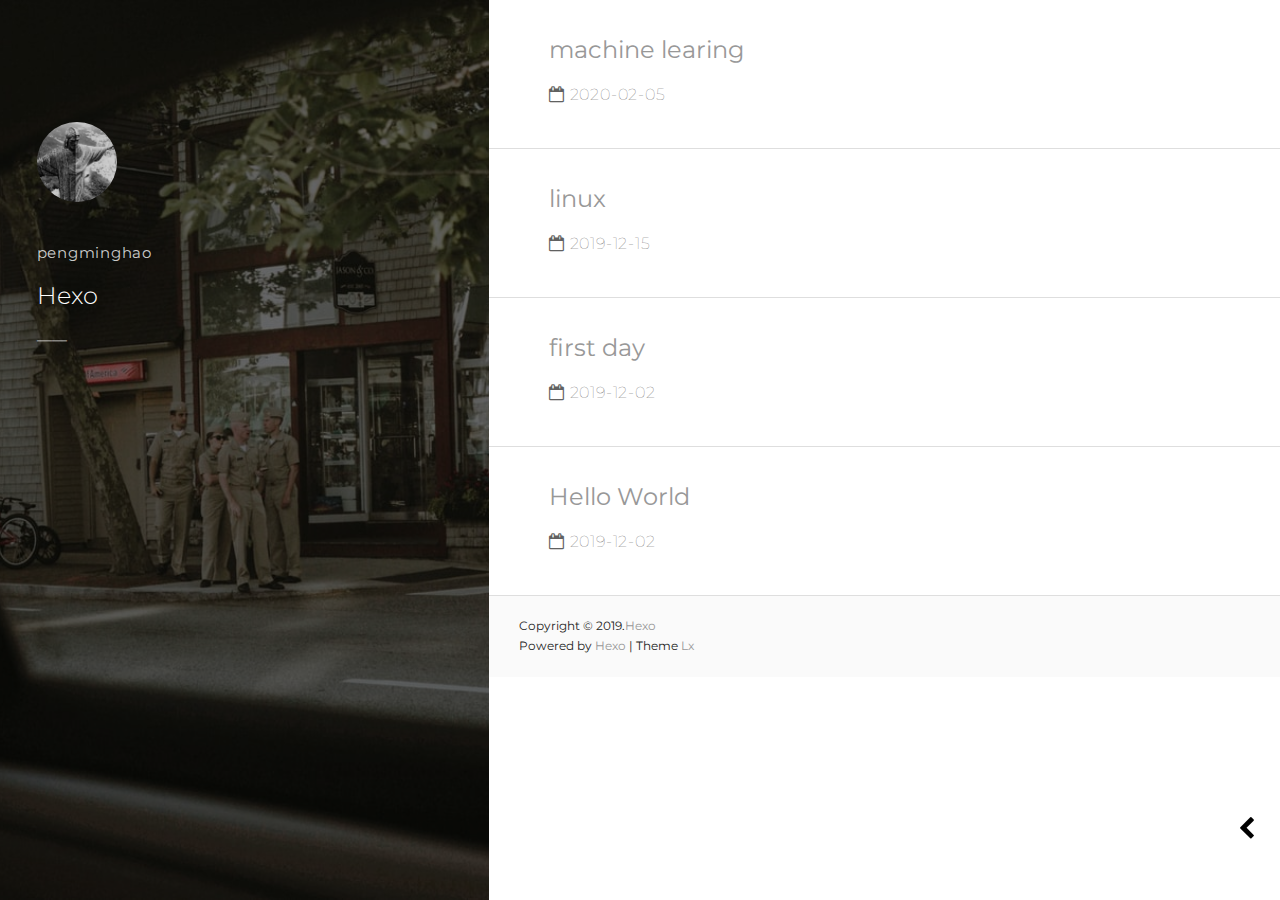
<file: index.html>
<!DOCTYPE html>
<html>
<head>
  <meta http-equiv="Content-Type" content="text/html; charset=UTF-8">
  <meta http-equiv="X-UA-Compatible" content="IE=edge">
  <title>Hexo</title>
  <meta name="viewport" content="width=device-width, initial-scale=1">
  <meta name="author" content="pengminghao">
  <meta name="keywords" content="">
  <meta name="description" content="">
  <script id="hexo-configurations">
  var CONFIG = {
    root: '/',
    theme: 'lx',
    version: '0.0.0',
    localsearch:{
      "enable": false,
      "trigger": "auto",
      "top_n_per_article": 1,
      "unescape": false,
      "preload": false
      },
    path: '-'
  };
</script>

  <link rel="shortcut icon" href="/favicon.ico">
  <link rel="stylesheet" href="/css/main.css">
  <script src="/js/jquery.min.js"></script>
  <script src="/js/jquery.jside.menu.js"></script>
	<script>
	$(document).ready(function(){
	$(".menu-container").jSideMenu({
	    jSidePosition: "position-right",
	    jSideSticky: true,
	    jSideSkin: "endless-river",
	     });
	}); 
	</script>
  
  <link rel="stylesheet" href="https://fonts.googleapis.com/css?family=Montserrat:300|Noto+Serif+SC&amp;display=swap">
  <link rel="stylesheet" href="//cdn.jsdelivr.net/npm/font-awesome@4/css/font-awesome.min.css">
</head>
<body>
<div id="page">
<div id="lx-aside" style="background-image: url(/images/cover.jpg)">
  <div class="overlay">
  <div class="featured">
    <div class="avatar"><a href="/"><img src="/images/person_1.jpg"></a></div>
    <span>pengminghao</span>
    <h2>Hexo</h2>
    <span>——</span>
    
  </div>
  </div>
</div>
<div id="lx-main-content">
  <div class="lx-post"> 

  <div class="lx-entry padding">
    <div>
      <h2><a href="/2020/02/05/machine-learing/">machine learing</a></h2>
      <span class="lx-post-detail"><i class="fa fa-calendar-o"></i> 2020-02-05</span>
      <p></p>
    </div>
  </div>
  <div class="lx-entry padding">
    <div>
      <h2><a href="/2019/12/15/linux/">linux</a></h2>
      <span class="lx-post-detail"><i class="fa fa-calendar-o"></i> 2019-12-15</span>
      <p></p>
    </div>
  </div>
  <div class="lx-entry padding">
    <div>
      <h2><a href="/2019/12/02/first-day/">first day</a></h2>
      <span class="lx-post-detail"><i class="fa fa-calendar-o"></i> 2019-12-02</span>
      <p></p>
    </div>
  </div>
  <div class="lx-entry padding">
    <div>
      <h2><a href="/2019/12/02/hello-world/">Hello World</a></h2>
      <span class="lx-post-detail"><i class="fa fa-calendar-o"></i> 2019-12-02</span>
      <p></p>
    </div>
  </div>
 


<footer>
  <div>
  Copyright &copy; 2019.<a href="/">Hexo</a><br>Powered by <a href="https://hexo.io" target="_blank">Hexo</a> | Theme <a href="https://lx.blleng.cn" target="_blank">Lx</a><br>
  </div>
</footer>
  </div>
</div>
</div>

<button class="menu-trigger"></button>
<div class="menu">
  <div class="menu-head">
    <span class="layer">
      <div class="col">
        <div class="row for-pic">
          <div class="profile-pic">
            <a href="/"><img src="/images/person_1.jpg" alt="pengminghao"/></a>
          </div>
        </div>
        <div class="row for-name">
          <p>pengminghao</p>
          <span class="tagline">Hello, World!</span>
        </div>
      </div>
    </span>
  </div>
  <nav class="menu-container">
  <ul class="menu-items">
    <li><a href="/"><i class="fa fa-home fa-fw"></i>首页</a></li>
    <li><a href="/archives/"><i class="fa fa-archive fa-fw"></i>归档</a></li>
    <li class="has-sub"><span class="dropdown-heading">
      <i class="fa fa-bookmark fa-fw"></i>页面</span>
        <ul>
          <li><a href="/guestbook">留言</a></li>
        <li><a href="/about">关于</a></li>
        </ul>
    </li>
    <li class="has-sub"><span class="dropdown-heading">
      <i class="fa fa-link fa-fw"></i>友链</span>
        <ul>
          <li> <a href="https://lx.blleng.cn" target="_blank">Theme-Lx</a></li>
        </ul>
    </li>
  </ul>
  </nav>
</div>

<div class="gototop js-top">
  <a href="#" class="js-gotop"><i class="fa fa-arrow-up"></i></a>
</div>
<script src="/js/jquery.easing.min.js"></script>
<script src="/js/jquery.waypoints.min.js"></script>
<script src="/js/jquery.stellar.min.js"></script>
<script src="/js/main.js"></script>


</body>
</html>
</file>
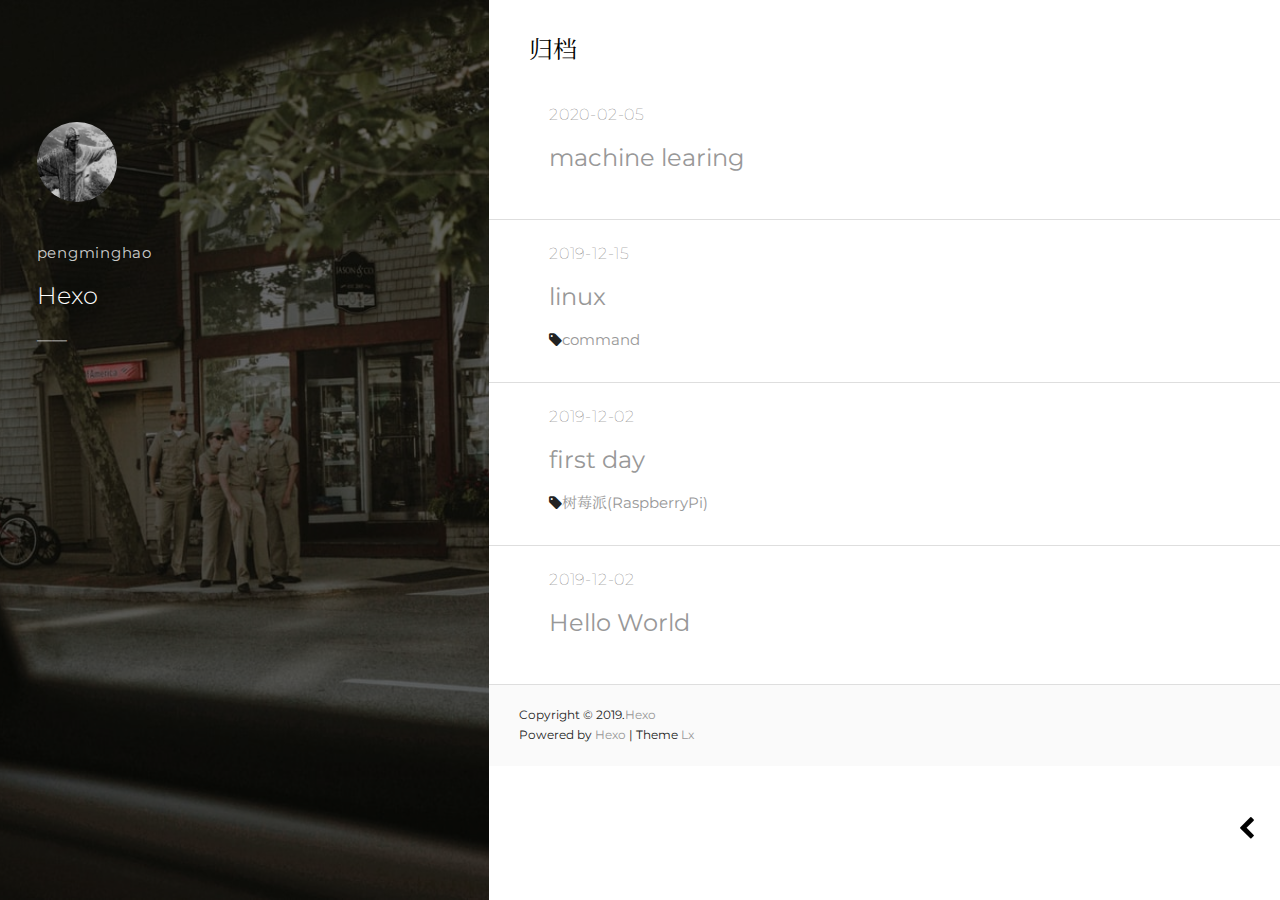
<file: archives/index.html>
<!DOCTYPE html>
<html>
<head>
  <meta http-equiv="Content-Type" content="text/html; charset=UTF-8">
  <meta http-equiv="X-UA-Compatible" content="IE=edge">
  <title>Archives | Hexo</title>
  <meta name="viewport" content="width=device-width, initial-scale=1">
  <meta name="author" content="pengminghao">
  <meta name="keywords" content="">
  <meta name="description" content="">
  <script id="hexo-configurations">
  var CONFIG = {
    root: '/',
    theme: 'lx',
    version: '0.0.0',
    localsearch:{
      "enable": false,
      "trigger": "auto",
      "top_n_per_article": 1,
      "unescape": false,
      "preload": false
      },
    path: '-'
  };
</script>

  <link rel="shortcut icon" href="/favicon.ico">
  <link rel="stylesheet" href="/css/main.css">
  <script src="/js/jquery.min.js"></script>
  <script src="/js/jquery.jside.menu.js"></script>
	<script>
	$(document).ready(function(){
	$(".menu-container").jSideMenu({
	    jSidePosition: "position-right",
	    jSideSticky: true,
	    jSideSkin: "endless-river",
	     });
	}); 
	</script>
  
  <link rel="stylesheet" href="https://fonts.googleapis.com/css?family=Montserrat:300|Noto+Serif+SC&amp;display=swap">
  <link rel="stylesheet" href="//cdn.jsdelivr.net/npm/font-awesome@4/css/font-awesome.min.css">
</head>
<body>
<div id="page">
<div id="lx-aside" style="background-image: url(/images/cover.jpg)">
  <div class="overlay">
  <div class="featured">
    <div class="avatar"><a href="/"><img src="/images/person_1.jpg"></a></div>
    <span>pengminghao</span>
    <h2>Hexo</h2>
    <span>——</span>
    
  </div>
  </div>
</div>
<div id="lx-main-content">
  <div class="lx-post">
  <h2 class="archive">归档</h2>
    <div class="lx-entry padding"><div>
    <span class="lx-post-detail">2020-02-05</span>
    <h2><a href="/2020/02/05/machine-learing/">machine learing</a></h2>
    <p></p></div></div><div class="lx-entry padding"><div>
    <span class="lx-post-detail">2019-12-15</span>
    <h2><a href="/2019/12/15/linux/">linux</a></h2>
    <p><i class="fa fa-tag"></i><a class="tag-link" href="/tags/command/" rel="tag">command</a></p></div></div><div class="lx-entry padding"><div>
    <span class="lx-post-detail">2019-12-02</span>
    <h2><a href="/2019/12/02/first-day/">first day</a></h2>
    <p><i class="fa fa-tag"></i><a class="tag-link" href="/tags/%E6%A0%91%E8%8E%93%E6%B4%BE-RaspberryPi/" rel="tag">树莓派(RaspberryPi)</a></p></div></div><div class="lx-entry padding"><div>
    <span class="lx-post-detail">2019-12-02</span>
    <h2><a href="/2019/12/02/hello-world/">Hello World</a></h2>
    <p></p></div></div>

<footer>
  <div>
  Copyright &copy; 2019.<a href="/">Hexo</a><br>Powered by <a href="https://hexo.io" target="_blank">Hexo</a> | Theme <a href="https://lx.blleng.cn" target="_blank">Lx</a><br>
  </div>
</footer>
  </div>
</div>
</div>

<button class="menu-trigger"></button>
<div class="menu">
  <div class="menu-head">
    <span class="layer">
      <div class="col">
        <div class="row for-pic">
          <div class="profile-pic">
            <a href="/"><img src="/images/person_1.jpg" alt="pengminghao"/></a>
          </div>
        </div>
        <div class="row for-name">
          <p>pengminghao</p>
          <span class="tagline">Hello, World!</span>
        </div>
      </div>
    </span>
  </div>
  <nav class="menu-container">
  <ul class="menu-items">
    <li><a href="/"><i class="fa fa-home fa-fw"></i>首页</a></li>
    <li><a href="/archives/"><i class="fa fa-archive fa-fw"></i>归档</a></li>
    <li class="has-sub"><span class="dropdown-heading">
      <i class="fa fa-bookmark fa-fw"></i>页面</span>
        <ul>
          <li><a href="/guestbook">留言</a></li>
        <li><a href="/about">关于</a></li>
        </ul>
    </li>
    <li class="has-sub"><span class="dropdown-heading">
      <i class="fa fa-link fa-fw"></i>友链</span>
        <ul>
          <li> <a href="https://lx.blleng.cn" target="_blank">Theme-Lx</a></li>
        </ul>
    </li>
  </ul>
  </nav>
</div>

<div class="gototop js-top">
  <a href="#" class="js-gotop"><i class="fa fa-arrow-up"></i></a>
</div>
<script src="/js/jquery.easing.min.js"></script>
<script src="/js/jquery.waypoints.min.js"></script>
<script src="/js/jquery.stellar.min.js"></script>
<script src="/js/main.js"></script>


</body>
</html>
</file>
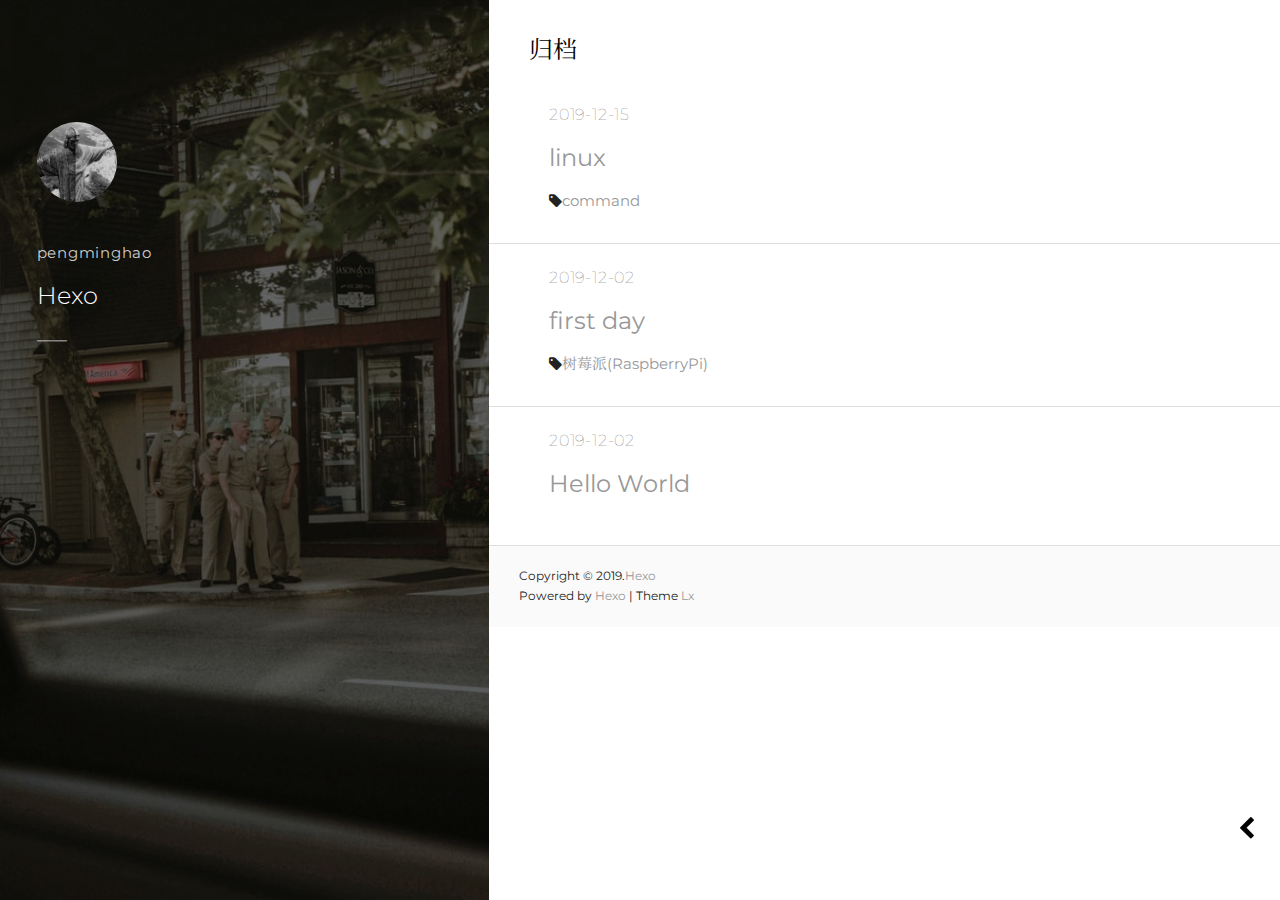
<file: archives/2019/index.html>
<!DOCTYPE html>
<html>
<head>
  <meta http-equiv="Content-Type" content="text/html; charset=UTF-8">
  <meta http-equiv="X-UA-Compatible" content="IE=edge">
  <title>Archives | Hexo</title>
  <meta name="viewport" content="width=device-width, initial-scale=1">
  <meta name="author" content="pengminghao">
  <meta name="keywords" content="">
  <meta name="description" content="">
  <script id="hexo-configurations">
  var CONFIG = {
    root: '/',
    theme: 'lx',
    version: '0.0.0',
    localsearch:{
      "enable": false,
      "trigger": "auto",
      "top_n_per_article": 1,
      "unescape": false,
      "preload": false
      },
    path: '-'
  };
</script>

  <link rel="shortcut icon" href="/favicon.ico">
  <link rel="stylesheet" href="/css/main.css">
  <script src="/js/jquery.min.js"></script>
  <script src="/js/jquery.jside.menu.js"></script>
	<script>
	$(document).ready(function(){
	$(".menu-container").jSideMenu({
	    jSidePosition: "position-right",
	    jSideSticky: true,
	    jSideSkin: "endless-river",
	     });
	}); 
	</script>
  
  <link rel="stylesheet" href="https://fonts.googleapis.com/css?family=Montserrat:300|Noto+Serif+SC&amp;display=swap">
  <link rel="stylesheet" href="//cdn.jsdelivr.net/npm/font-awesome@4/css/font-awesome.min.css">
</head>
<body>
<div id="page">
<div id="lx-aside" style="background-image: url(/images/cover.jpg)">
  <div class="overlay">
  <div class="featured">
    <div class="avatar"><a href="/"><img src="/images/person_1.jpg"></a></div>
    <span>pengminghao</span>
    <h2>Hexo</h2>
    <span>——</span>
    
  </div>
  </div>
</div>
<div id="lx-main-content">
  <div class="lx-post">
  <h2 class="archive">归档</h2>
    <div class="lx-entry padding"><div>
    <span class="lx-post-detail">2019-12-15</span>
    <h2><a href="/2019/12/15/linux/">linux</a></h2>
    <p><i class="fa fa-tag"></i><a class="tag-link" href="/tags/command/" rel="tag">command</a></p></div></div><div class="lx-entry padding"><div>
    <span class="lx-post-detail">2019-12-02</span>
    <h2><a href="/2019/12/02/first-day/">first day</a></h2>
    <p><i class="fa fa-tag"></i><a class="tag-link" href="/tags/%E6%A0%91%E8%8E%93%E6%B4%BE-RaspberryPi/" rel="tag">树莓派(RaspberryPi)</a></p></div></div><div class="lx-entry padding"><div>
    <span class="lx-post-detail">2019-12-02</span>
    <h2><a href="/2019/12/02/hello-world/">Hello World</a></h2>
    <p></p></div></div>

<footer>
  <div>
  Copyright &copy; 2019.<a href="/">Hexo</a><br>Powered by <a href="https://hexo.io" target="_blank">Hexo</a> | Theme <a href="https://lx.blleng.cn" target="_blank">Lx</a><br>
  </div>
</footer>
  </div>
</div>
</div>

<button class="menu-trigger"></button>
<div class="menu">
  <div class="menu-head">
    <span class="layer">
      <div class="col">
        <div class="row for-pic">
          <div class="profile-pic">
            <a href="/"><img src="/images/person_1.jpg" alt="pengminghao"/></a>
          </div>
        </div>
        <div class="row for-name">
          <p>pengminghao</p>
          <span class="tagline">Hello, World!</span>
        </div>
      </div>
    </span>
  </div>
  <nav class="menu-container">
  <ul class="menu-items">
    <li><a href="/"><i class="fa fa-home fa-fw"></i>首页</a></li>
    <li><a href="/archives/"><i class="fa fa-archive fa-fw"></i>归档</a></li>
    <li class="has-sub"><span class="dropdown-heading">
      <i class="fa fa-bookmark fa-fw"></i>页面</span>
        <ul>
          <li><a href="/guestbook">留言</a></li>
        <li><a href="/about">关于</a></li>
        </ul>
    </li>
    <li class="has-sub"><span class="dropdown-heading">
      <i class="fa fa-link fa-fw"></i>友链</span>
        <ul>
          <li> <a href="https://lx.blleng.cn" target="_blank">Theme-Lx</a></li>
        </ul>
    </li>
  </ul>
  </nav>
</div>

<div class="gototop js-top">
  <a href="#" class="js-gotop"><i class="fa fa-arrow-up"></i></a>
</div>
<script src="/js/jquery.easing.min.js"></script>
<script src="/js/jquery.waypoints.min.js"></script>
<script src="/js/jquery.stellar.min.js"></script>
<script src="/js/main.js"></script>


</body>
</html>
</file>
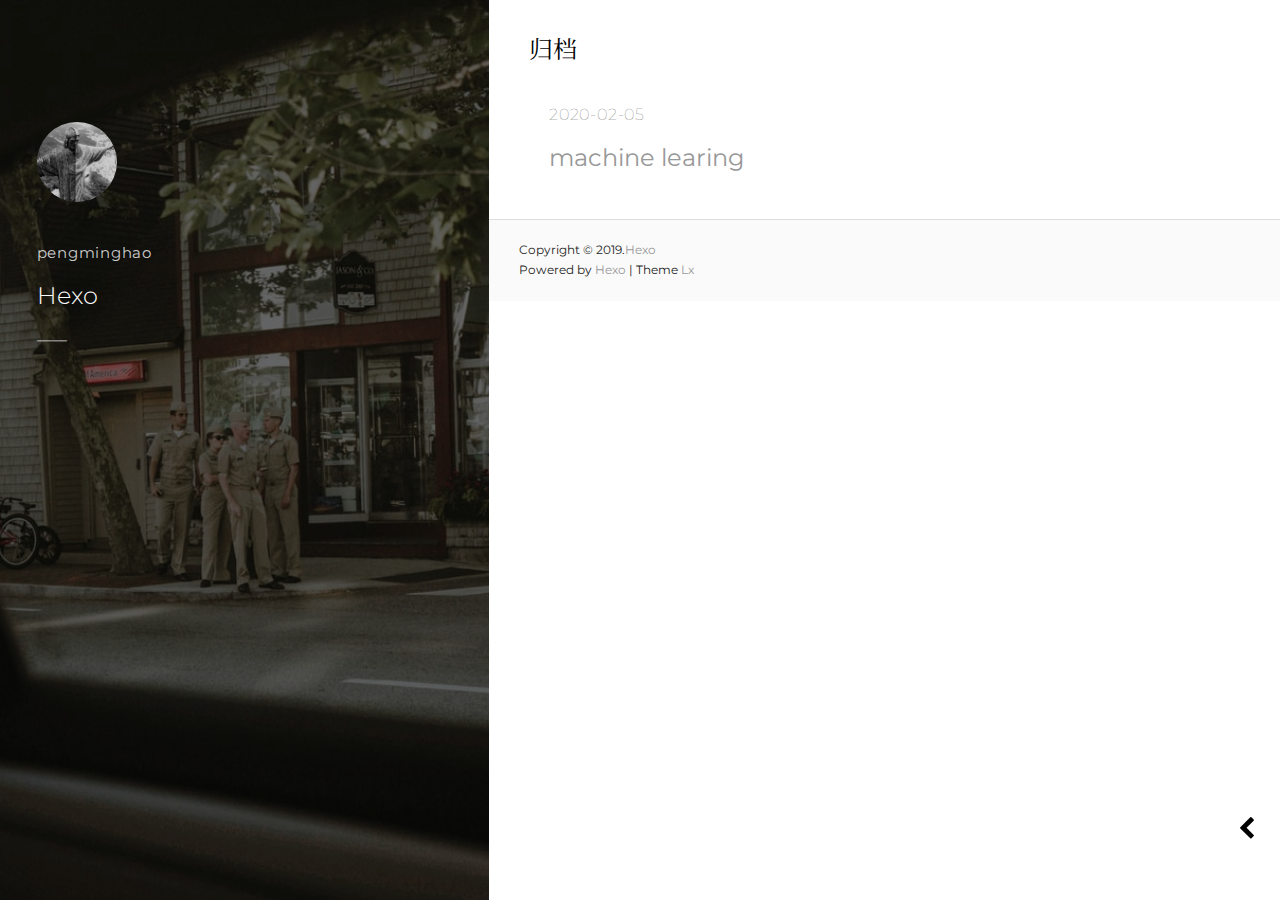
<file: archives/2020/index.html>
<!DOCTYPE html>
<html>
<head>
  <meta http-equiv="Content-Type" content="text/html; charset=UTF-8">
  <meta http-equiv="X-UA-Compatible" content="IE=edge">
  <title>Archives | Hexo</title>
  <meta name="viewport" content="width=device-width, initial-scale=1">
  <meta name="author" content="pengminghao">
  <meta name="keywords" content="">
  <meta name="description" content="">
  <script id="hexo-configurations">
  var CONFIG = {
    root: '/',
    theme: 'lx',
    version: '0.0.0',
    localsearch:{
      "enable": false,
      "trigger": "auto",
      "top_n_per_article": 1,
      "unescape": false,
      "preload": false
      },
    path: '-'
  };
</script>

  <link rel="shortcut icon" href="/favicon.ico">
  <link rel="stylesheet" href="/css/main.css">
  <script src="/js/jquery.min.js"></script>
  <script src="/js/jquery.jside.menu.js"></script>
	<script>
	$(document).ready(function(){
	$(".menu-container").jSideMenu({
	    jSidePosition: "position-right",
	    jSideSticky: true,
	    jSideSkin: "endless-river",
	     });
	}); 
	</script>
  
  <link rel="stylesheet" href="https://fonts.googleapis.com/css?family=Montserrat:300|Noto+Serif+SC&amp;display=swap">
  <link rel="stylesheet" href="//cdn.jsdelivr.net/npm/font-awesome@4/css/font-awesome.min.css">
</head>
<body>
<div id="page">
<div id="lx-aside" style="background-image: url(/images/cover.jpg)">
  <div class="overlay">
  <div class="featured">
    <div class="avatar"><a href="/"><img src="/images/person_1.jpg"></a></div>
    <span>pengminghao</span>
    <h2>Hexo</h2>
    <span>——</span>
    
  </div>
  </div>
</div>
<div id="lx-main-content">
  <div class="lx-post">
  <h2 class="archive">归档</h2>
    <div class="lx-entry padding"><div>
    <span class="lx-post-detail">2020-02-05</span>
    <h2><a href="/2020/02/05/machine-learing/">machine learing</a></h2>
    <p></p></div></div>

<footer>
  <div>
  Copyright &copy; 2019.<a href="/">Hexo</a><br>Powered by <a href="https://hexo.io" target="_blank">Hexo</a> | Theme <a href="https://lx.blleng.cn" target="_blank">Lx</a><br>
  </div>
</footer>
  </div>
</div>
</div>

<button class="menu-trigger"></button>
<div class="menu">
  <div class="menu-head">
    <span class="layer">
      <div class="col">
        <div class="row for-pic">
          <div class="profile-pic">
            <a href="/"><img src="/images/person_1.jpg" alt="pengminghao"/></a>
          </div>
        </div>
        <div class="row for-name">
          <p>pengminghao</p>
          <span class="tagline">Hello, World!</span>
        </div>
      </div>
    </span>
  </div>
  <nav class="menu-container">
  <ul class="menu-items">
    <li><a href="/"><i class="fa fa-home fa-fw"></i>首页</a></li>
    <li><a href="/archives/"><i class="fa fa-archive fa-fw"></i>归档</a></li>
    <li class="has-sub"><span class="dropdown-heading">
      <i class="fa fa-bookmark fa-fw"></i>页面</span>
        <ul>
          <li><a href="/guestbook">留言</a></li>
        <li><a href="/about">关于</a></li>
        </ul>
    </li>
    <li class="has-sub"><span class="dropdown-heading">
      <i class="fa fa-link fa-fw"></i>友链</span>
        <ul>
          <li> <a href="https://lx.blleng.cn" target="_blank">Theme-Lx</a></li>
        </ul>
    </li>
  </ul>
  </nav>
</div>

<div class="gototop js-top">
  <a href="#" class="js-gotop"><i class="fa fa-arrow-up"></i></a>
</div>
<script src="/js/jquery.easing.min.js"></script>
<script src="/js/jquery.waypoints.min.js"></script>
<script src="/js/jquery.stellar.min.js"></script>
<script src="/js/main.js"></script>


</body>
</html>
</file>
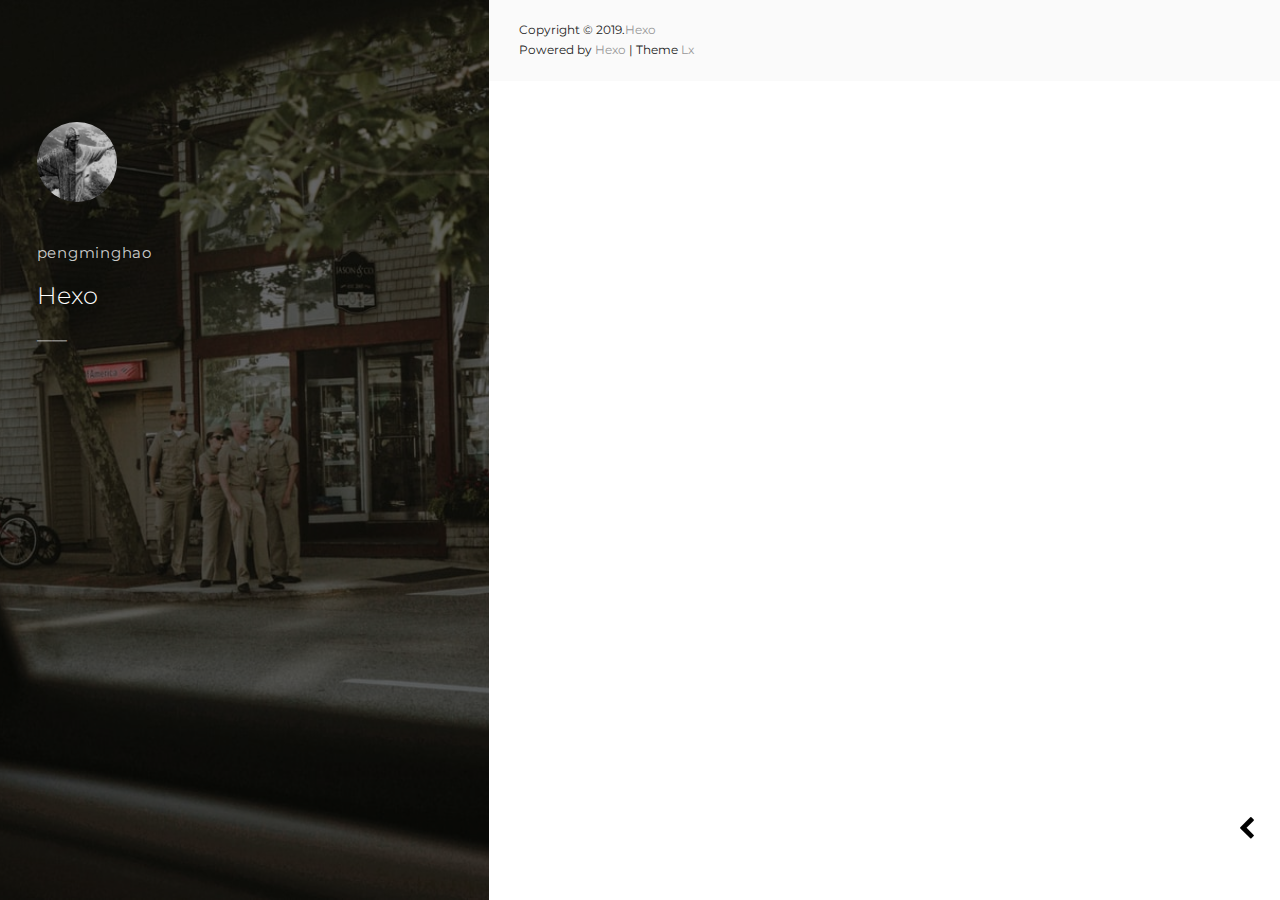
<file: tags/command/index.html>
<!DOCTYPE html>
<html>
<head>
  <meta http-equiv="Content-Type" content="text/html; charset=UTF-8">
  <meta http-equiv="X-UA-Compatible" content="IE=edge">
  <title>Tag-command | Hexo</title>
  <meta name="viewport" content="width=device-width, initial-scale=1">
  <meta name="author" content="pengminghao">
  <meta name="keywords" content="">
  <meta name="description" content="">
  <script id="hexo-configurations">
  var CONFIG = {
    root: '/',
    theme: 'lx',
    version: '0.0.0',
    localsearch:{
      "enable": false,
      "trigger": "auto",
      "top_n_per_article": 1,
      "unescape": false,
      "preload": false
      },
    path: '-'
  };
</script>

  <link rel="shortcut icon" href="/favicon.ico">
  <link rel="stylesheet" href="/css/main.css">
  <script src="/js/jquery.min.js"></script>
  <script src="/js/jquery.jside.menu.js"></script>
	<script>
	$(document).ready(function(){
	$(".menu-container").jSideMenu({
	    jSidePosition: "position-right",
	    jSideSticky: true,
	    jSideSkin: "endless-river",
	     });
	}); 
	</script>
  
  <link rel="stylesheet" href="https://fonts.googleapis.com/css?family=Montserrat:300|Noto+Serif+SC&amp;display=swap">
  <link rel="stylesheet" href="//cdn.jsdelivr.net/npm/font-awesome@4/css/font-awesome.min.css">
</head>
<body>

<div id="page">
<div id="lx-aside" style="background-image: url(/images/cover.jpg)">
  <div class="overlay">
  <div class="featured">
    <div class="avatar"><a href="/"><img src="/images/person_1.jpg"></a></div>
    <span>pengminghao</span>
    <h2>Hexo</h2>
    <span>——</span>
    
  </div>
  </div>
</div>
<div id="lx-main-content">
  <div class="lx-post">


<footer>
  <div>
  Copyright &copy; 2019.<a href="/">Hexo</a><br>Powered by <a href="https://hexo.io" target="_blank">Hexo</a> | Theme <a href="https://lx.blleng.cn" target="_blank">Lx</a><br>
  </div>
</footer>
  </div>
</div>
</div>

<button class="menu-trigger"></button>
<div class="menu">
  <div class="menu-head">
    <span class="layer">
      <div class="col">
        <div class="row for-pic">
          <div class="profile-pic">
            <a href="/"><img src="/images/person_1.jpg" alt="pengminghao"/></a>
          </div>
        </div>
        <div class="row for-name">
          <p>pengminghao</p>
          <span class="tagline">Hello, World!</span>
        </div>
      </div>
    </span>
  </div>
  <nav class="menu-container">
  <ul class="menu-items">
    <li><a href="/"><i class="fa fa-home fa-fw"></i>首页</a></li>
    <li><a href="/archives/"><i class="fa fa-archive fa-fw"></i>归档</a></li>
    <li class="has-sub"><span class="dropdown-heading">
      <i class="fa fa-bookmark fa-fw"></i>页面</span>
        <ul>
          <li><a href="/guestbook">留言</a></li>
        <li><a href="/about">关于</a></li>
        </ul>
    </li>
    <li class="has-sub"><span class="dropdown-heading">
      <i class="fa fa-link fa-fw"></i>友链</span>
        <ul>
          <li> <a href="https://lx.blleng.cn" target="_blank">Theme-Lx</a></li>
        </ul>
    </li>
  </ul>
  </nav>
</div>

<div class="gototop js-top">
  <a href="#" class="js-gotop"><i class="fa fa-arrow-up"></i></a>
</div>
<script src="/js/jquery.easing.min.js"></script>
<script src="/js/jquery.waypoints.min.js"></script>
<script src="/js/jquery.stellar.min.js"></script>
<script src="/js/main.js"></script>


</body>
</html>
</file>
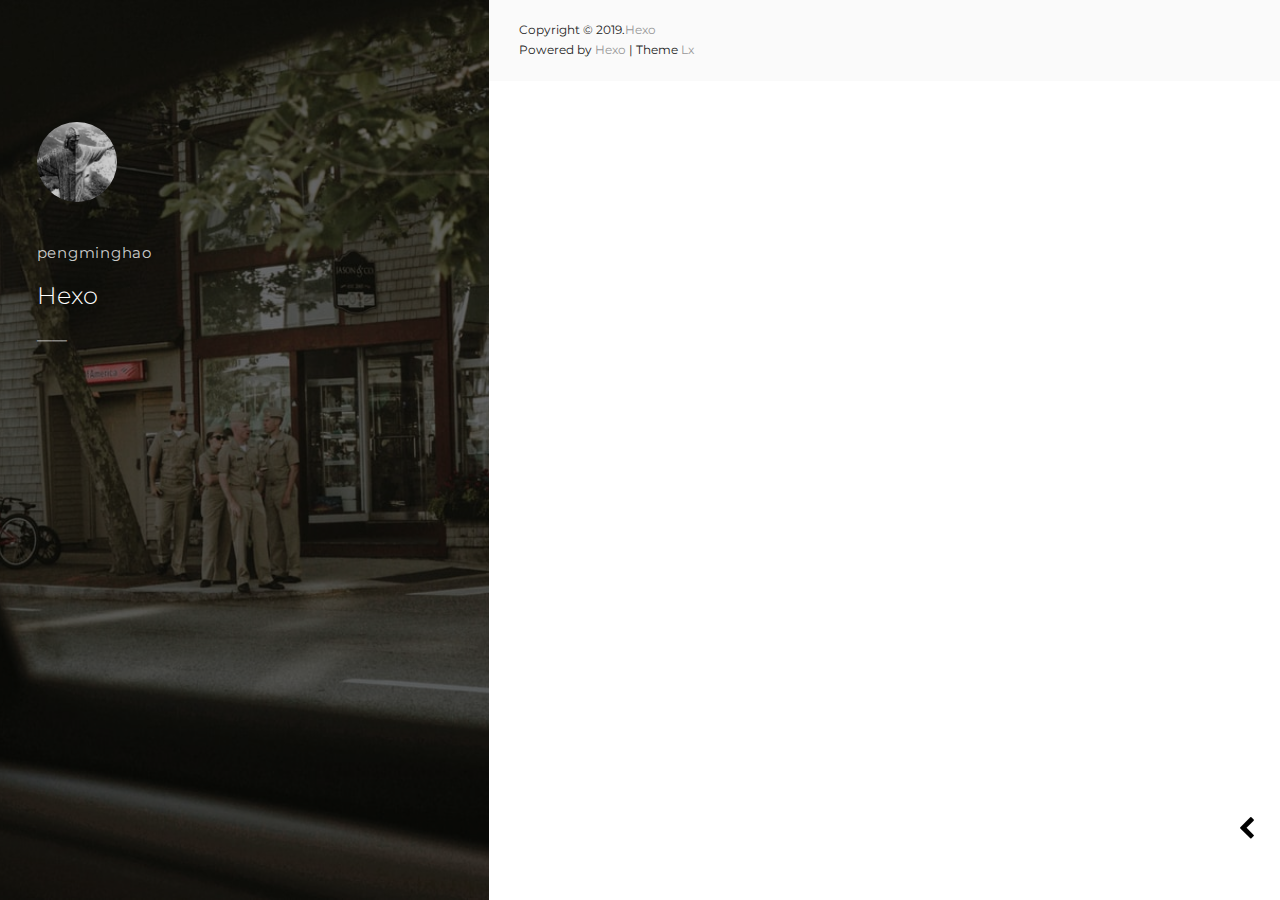
<file: tags/树莓派-RaspberryPi/index.html>
<!DOCTYPE html>
<html>
<head>
  <meta http-equiv="Content-Type" content="text/html; charset=UTF-8">
  <meta http-equiv="X-UA-Compatible" content="IE=edge">
  <title>Tag-树莓派(RaspberryPi) | Hexo</title>
  <meta name="viewport" content="width=device-width, initial-scale=1">
  <meta name="author" content="pengminghao">
  <meta name="keywords" content="">
  <meta name="description" content="">
  <script id="hexo-configurations">
  var CONFIG = {
    root: '/',
    theme: 'lx',
    version: '0.0.0',
    localsearch:{
      "enable": false,
      "trigger": "auto",
      "top_n_per_article": 1,
      "unescape": false,
      "preload": false
      },
    path: '-'
  };
</script>

  <link rel="shortcut icon" href="/favicon.ico">
  <link rel="stylesheet" href="/css/main.css">
  <script src="/js/jquery.min.js"></script>
  <script src="/js/jquery.jside.menu.js"></script>
	<script>
	$(document).ready(function(){
	$(".menu-container").jSideMenu({
	    jSidePosition: "position-right",
	    jSideSticky: true,
	    jSideSkin: "endless-river",
	     });
	}); 
	</script>
  
  <link rel="stylesheet" href="https://fonts.googleapis.com/css?family=Montserrat:300|Noto+Serif+SC&amp;display=swap">
  <link rel="stylesheet" href="//cdn.jsdelivr.net/npm/font-awesome@4/css/font-awesome.min.css">
</head>
<body>

<div id="page">
<div id="lx-aside" style="background-image: url(/images/cover.jpg)">
  <div class="overlay">
  <div class="featured">
    <div class="avatar"><a href="/"><img src="/images/person_1.jpg"></a></div>
    <span>pengminghao</span>
    <h2>Hexo</h2>
    <span>——</span>
    
  </div>
  </div>
</div>
<div id="lx-main-content">
  <div class="lx-post">


<footer>
  <div>
  Copyright &copy; 2019.<a href="/">Hexo</a><br>Powered by <a href="https://hexo.io" target="_blank">Hexo</a> | Theme <a href="https://lx.blleng.cn" target="_blank">Lx</a><br>
  </div>
</footer>
  </div>
</div>
</div>

<button class="menu-trigger"></button>
<div class="menu">
  <div class="menu-head">
    <span class="layer">
      <div class="col">
        <div class="row for-pic">
          <div class="profile-pic">
            <a href="/"><img src="/images/person_1.jpg" alt="pengminghao"/></a>
          </div>
        </div>
        <div class="row for-name">
          <p>pengminghao</p>
          <span class="tagline">Hello, World!</span>
        </div>
      </div>
    </span>
  </div>
  <nav class="menu-container">
  <ul class="menu-items">
    <li><a href="/"><i class="fa fa-home fa-fw"></i>首页</a></li>
    <li><a href="/archives/"><i class="fa fa-archive fa-fw"></i>归档</a></li>
    <li class="has-sub"><span class="dropdown-heading">
      <i class="fa fa-bookmark fa-fw"></i>页面</span>
        <ul>
          <li><a href="/guestbook">留言</a></li>
        <li><a href="/about">关于</a></li>
        </ul>
    </li>
    <li class="has-sub"><span class="dropdown-heading">
      <i class="fa fa-link fa-fw"></i>友链</span>
        <ul>
          <li> <a href="https://lx.blleng.cn" target="_blank">Theme-Lx</a></li>
        </ul>
    </li>
  </ul>
  </nav>
</div>

<div class="gototop js-top">
  <a href="#" class="js-gotop"><i class="fa fa-arrow-up"></i></a>
</div>
<script src="/js/jquery.easing.min.js"></script>
<script src="/js/jquery.waypoints.min.js"></script>
<script src="/js/jquery.stellar.min.js"></script>
<script src="/js/main.js"></script>


</body>
</html>
</file>
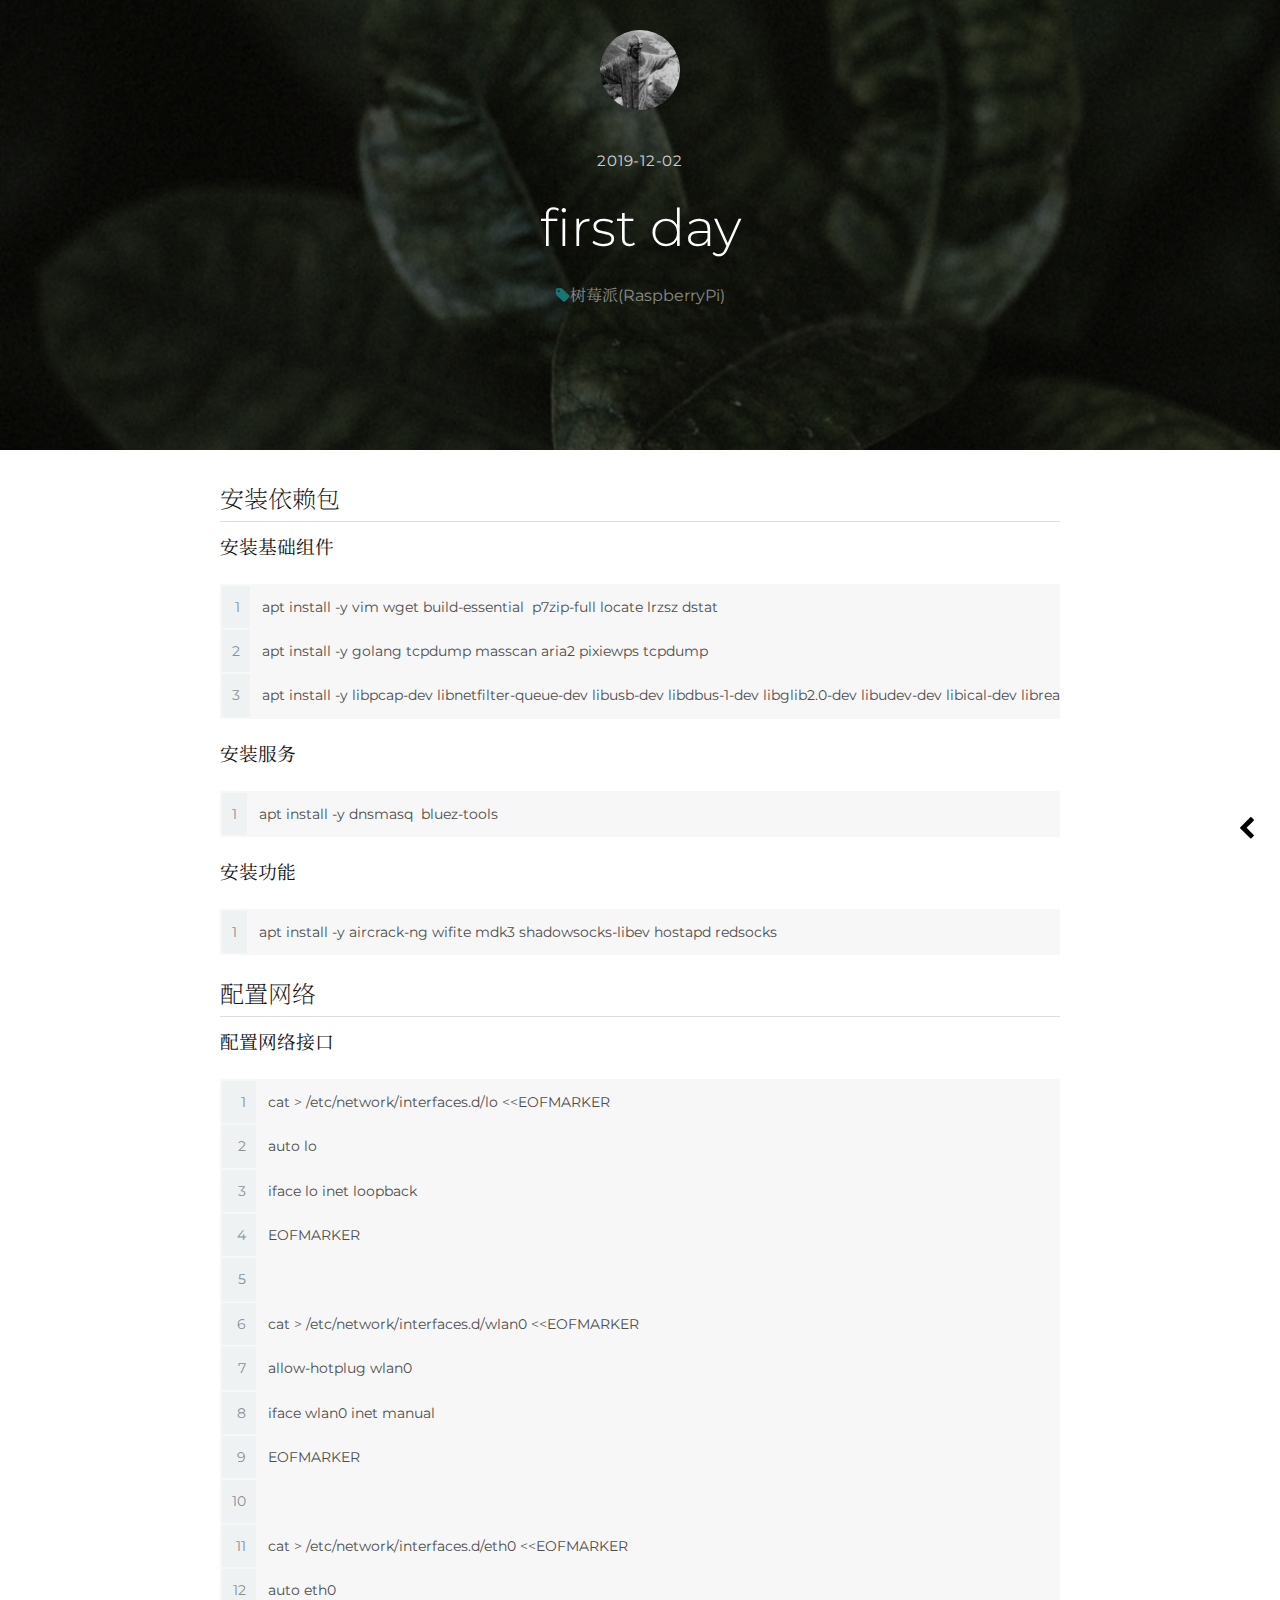
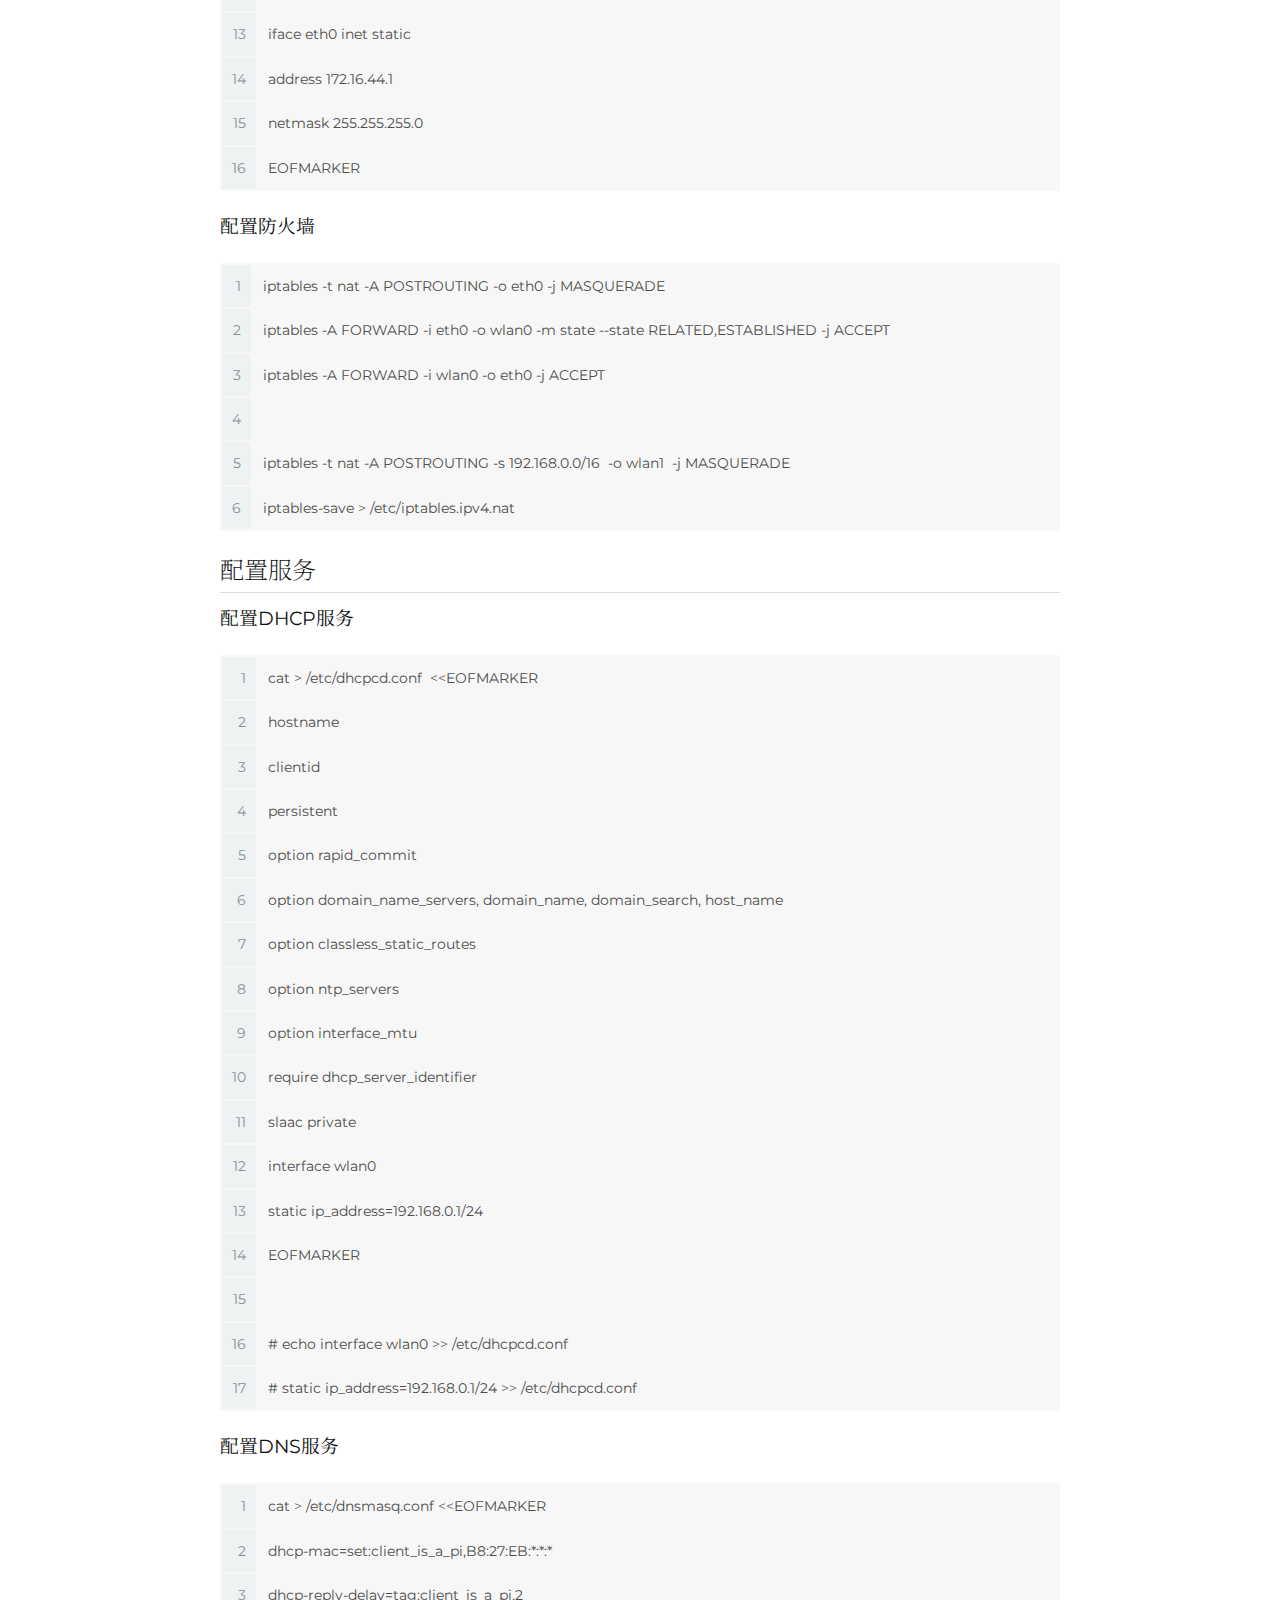
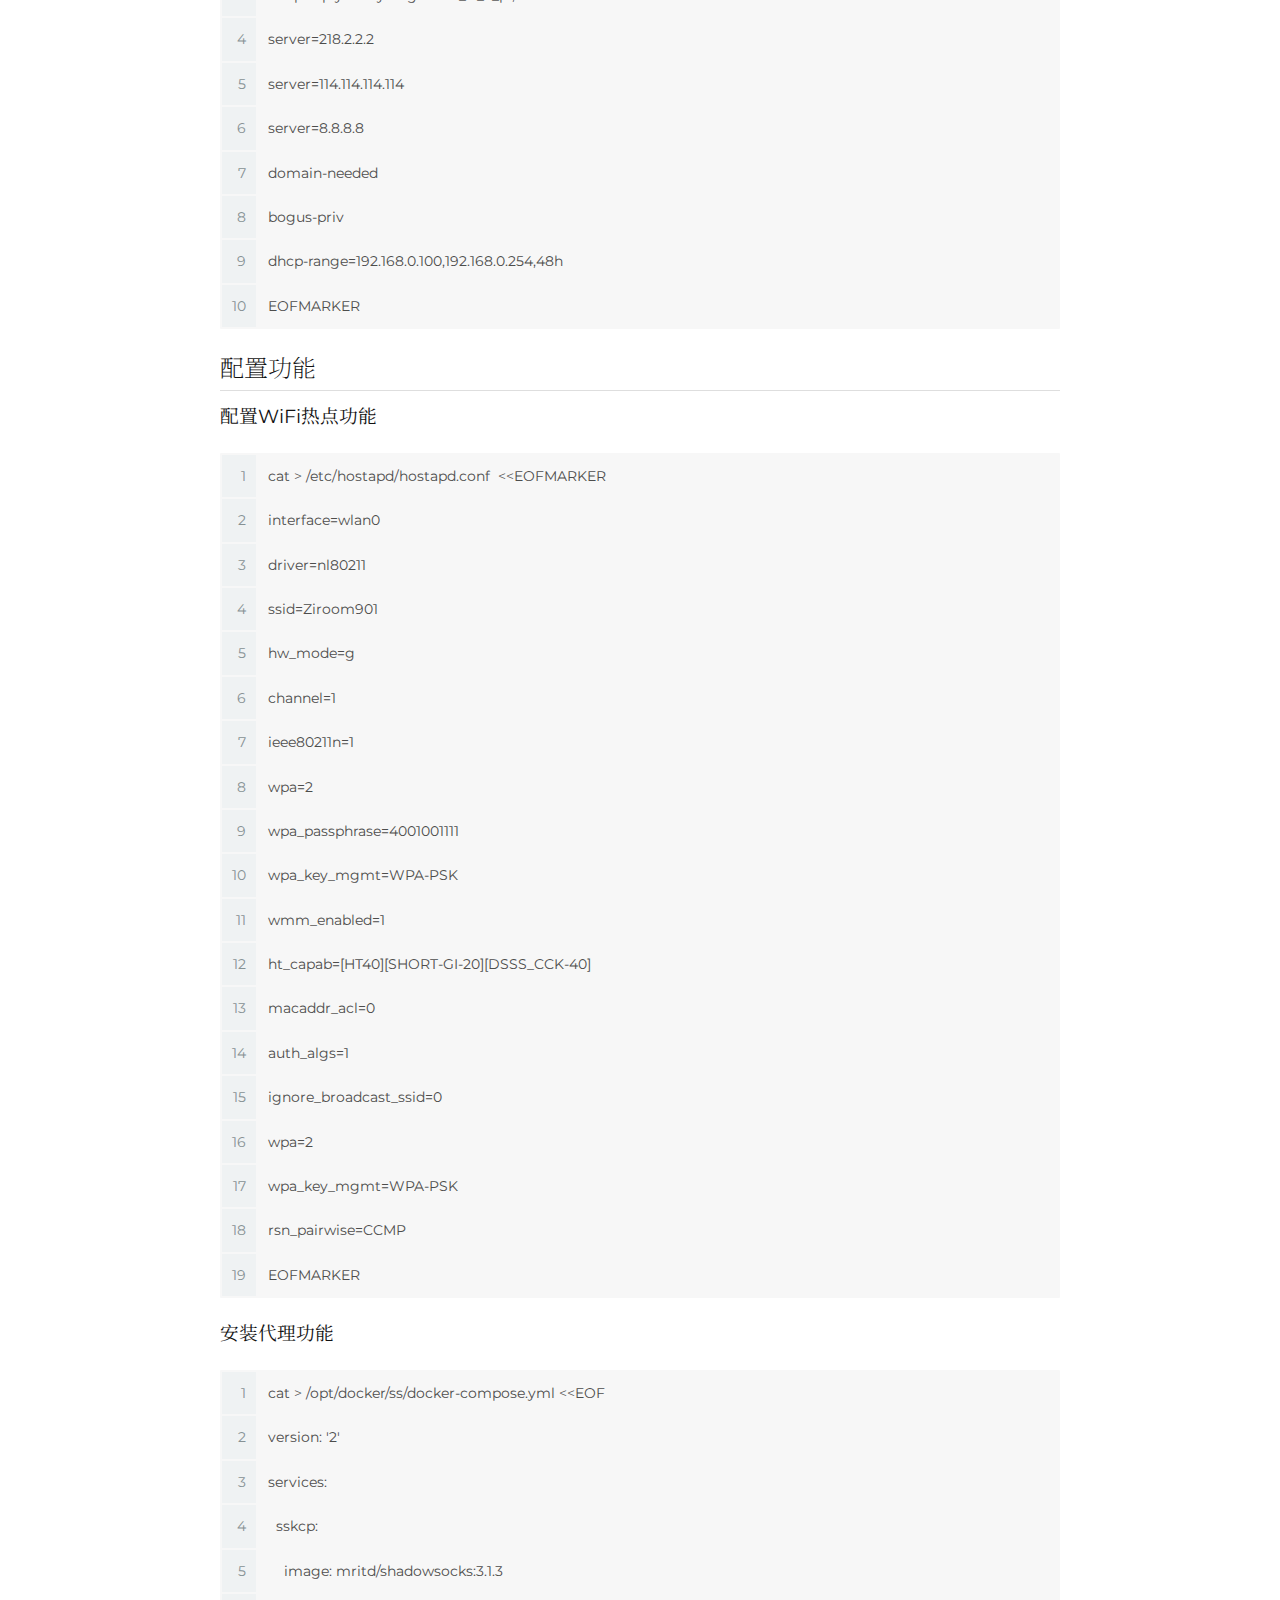
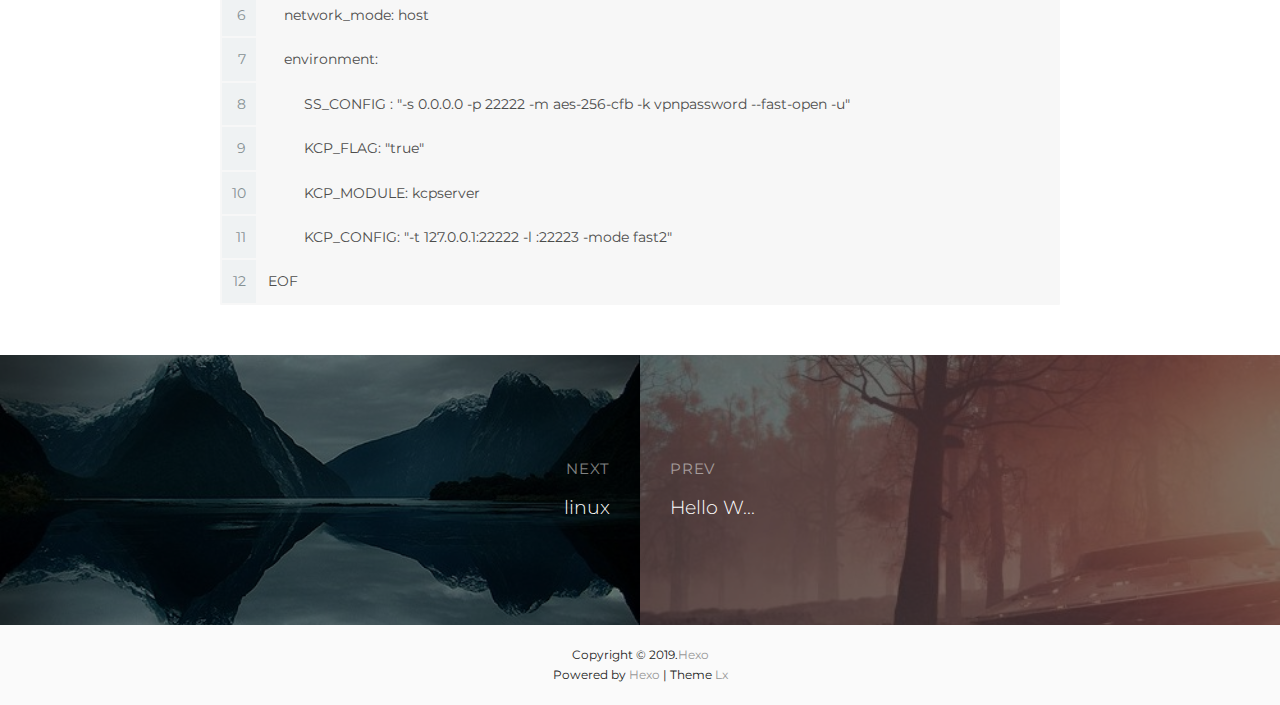
<file: 2019/12/02/first-day/index.html>
<!DOCTYPE html>
<html>
<head>
  <meta http-equiv="Content-Type" content="text/html; charset=UTF-8">
  <meta http-equiv="X-UA-Compatible" content="IE=edge">
  <title>first day | Hexo</title>
  <meta name="viewport" content="width=device-width, initial-scale=1">
  <meta name="author" content="pengminghao">
  <meta name="keywords" content="">
  <meta name="description" content="">
  <script id="hexo-configurations">
  var CONFIG = {
    root: '/',
    theme: 'lx',
    version: '0.0.0',
    localsearch:{
      "enable": false,
      "trigger": "auto",
      "top_n_per_article": 1,
      "unescape": false,
      "preload": false
      },
    path: '-'
  };
</script>

  <link rel="shortcut icon" href="/favicon.ico">
  <link rel="stylesheet" href="/css/main.css">
  <script src="/js/jquery.min.js"></script>
  <script src="/js/jquery.jside.menu.js"></script>
	<script>
	$(document).ready(function(){
	$(".menu-container").jSideMenu({
	    jSidePosition: "position-right",
	    jSideSticky: true,
	    jSideSkin: "endless-river",
	     });
	}); 
	</script>
  
  <link rel="stylesheet" href="https://fonts.googleapis.com/css?family=Montserrat:300|Noto+Serif+SC&amp;display=swap">
  <link rel="stylesheet" href="//cdn.jsdelivr.net/npm/font-awesome@4/css/font-awesome.min.css">
</head>
<body>
<div class="single">
<div id="page">
<div id="lx-aside" style="background-image: url(/images/page-cover.jpg)" data-stellar-background-ratio="0.5">
  <div class="overlay">
  <div class="page-title">
    <div class="avatar"><a href="/"><img src="/images/person_1.jpg"></a></div>
    <span>2019-12-02</span>
    <h2>first day</h2>
    <div class="tags"><i class="fa fa-tag"></i><a class="tag-link" href="/tags/%E6%A0%91%E8%8E%93%E6%B4%BE-RaspberryPi/" rel="tag">树莓派(RaspberryPi)</a></div>
    </div>
</div>
</div>

<div id="lx-main-content">
  <div class="lx-post">
    <div class="lx-entry padding">
      <div>
        <h2 id="安装依赖包"><a href="#安装依赖包" class="headerlink" title="安装依赖包"></a>安装依赖包</h2><h3 id="安装基础组件"><a href="#安装基础组件" class="headerlink" title="安装基础组件"></a>安装基础组件</h3><figure class="highlight plain"><table><tr><td class="gutter"><pre><span class="line">1</span></pre></td><td class="code"><pre><span class="line">apt install -y vim wget build-essential  p7zip-full locate lrzsz dstat</span></pre></td></tr><tr><td class="gutter"><pre><span class="line">2</span></pre></td><td class="code"><pre><span class="line">apt install -y golang tcpdump masscan aria2 pixiewps tcpdump</span></pre></td></tr><tr><td class="gutter"><pre><span class="line">3</span></pre></td><td class="code"><pre><span class="line">apt install -y libpcap-dev libnetfilter-queue-dev libusb-dev libdbus-1-dev libglib2.0-dev libudev-dev libical-dev libreadline-dev matchbox-keyboard libssl-dev libpcap-dev libcurl4-openssl-dev</span></pre></td></tr></table></figure>

<h3 id="安装服务"><a href="#安装服务" class="headerlink" title="安装服务"></a>安装服务</h3><figure class="highlight plain"><table><tr><td class="gutter"><pre><span class="line">1</span></pre></td><td class="code"><pre><span class="line">apt install -y dnsmasq  bluez-tools</span></pre></td></tr></table></figure>

<h3 id="安装功能"><a href="#安装功能" class="headerlink" title="安装功能"></a>安装功能</h3><figure class="highlight plain"><table><tr><td class="gutter"><pre><span class="line">1</span></pre></td><td class="code"><pre><span class="line">apt install -y aircrack-ng wifite mdk3 shadowsocks-libev hostapd redsocks</span></pre></td></tr></table></figure>

<h2 id="配置网络"><a href="#配置网络" class="headerlink" title="配置网络"></a>配置网络</h2><h3 id="配置网络接口"><a href="#配置网络接口" class="headerlink" title="配置网络接口"></a>配置网络接口</h3><figure class="highlight plain"><table><tr><td class="gutter"><pre><span class="line">1</span></pre></td><td class="code"><pre><span class="line">cat &gt; &#x2F;etc&#x2F;network&#x2F;interfaces.d&#x2F;lo &lt;&lt;EOFMARKER</span></pre></td></tr><tr><td class="gutter"><pre><span class="line">2</span></pre></td><td class="code"><pre><span class="line">auto lo</span></pre></td></tr><tr><td class="gutter"><pre><span class="line">3</span></pre></td><td class="code"><pre><span class="line">iface lo inet loopback</span></pre></td></tr><tr><td class="gutter"><pre><span class="line">4</span></pre></td><td class="code"><pre><span class="line">EOFMARKER</span></pre></td></tr><tr><td class="gutter"><pre><span class="line">5</span></pre></td><td class="code"><pre><span class="line"></span></pre></td></tr><tr><td class="gutter"><pre><span class="line">6</span></pre></td><td class="code"><pre><span class="line">cat &gt; &#x2F;etc&#x2F;network&#x2F;interfaces.d&#x2F;wlan0 &lt;&lt;EOFMARKER</span></pre></td></tr><tr><td class="gutter"><pre><span class="line">7</span></pre></td><td class="code"><pre><span class="line">allow-hotplug wlan0</span></pre></td></tr><tr><td class="gutter"><pre><span class="line">8</span></pre></td><td class="code"><pre><span class="line">iface wlan0 inet manual</span></pre></td></tr><tr><td class="gutter"><pre><span class="line">9</span></pre></td><td class="code"><pre><span class="line">EOFMARKER</span></pre></td></tr><tr><td class="gutter"><pre><span class="line">10</span></pre></td><td class="code"><pre><span class="line"></span></pre></td></tr><tr><td class="gutter"><pre><span class="line">11</span></pre></td><td class="code"><pre><span class="line">cat &gt; &#x2F;etc&#x2F;network&#x2F;interfaces.d&#x2F;eth0 &lt;&lt;EOFMARKER</span></pre></td></tr><tr><td class="gutter"><pre><span class="line">12</span></pre></td><td class="code"><pre><span class="line">auto eth0</span></pre></td></tr><tr><td class="gutter"><pre><span class="line">13</span></pre></td><td class="code"><pre><span class="line">iface eth0 inet static</span></pre></td></tr><tr><td class="gutter"><pre><span class="line">14</span></pre></td><td class="code"><pre><span class="line">address 172.16.44.1</span></pre></td></tr><tr><td class="gutter"><pre><span class="line">15</span></pre></td><td class="code"><pre><span class="line">netmask 255.255.255.0</span></pre></td></tr><tr><td class="gutter"><pre><span class="line">16</span></pre></td><td class="code"><pre><span class="line">EOFMARKER</span></pre></td></tr></table></figure>

<h3 id="配置防火墙"><a href="#配置防火墙" class="headerlink" title="配置防火墙"></a>配置防火墙</h3><figure class="highlight plain"><table><tr><td class="gutter"><pre><span class="line">1</span></pre></td><td class="code"><pre><span class="line">iptables -t nat -A POSTROUTING -o eth0 -j MASQUERADE</span></pre></td></tr><tr><td class="gutter"><pre><span class="line">2</span></pre></td><td class="code"><pre><span class="line">iptables -A FORWARD -i eth0 -o wlan0 -m state --state RELATED,ESTABLISHED -j ACCEPT</span></pre></td></tr><tr><td class="gutter"><pre><span class="line">3</span></pre></td><td class="code"><pre><span class="line">iptables -A FORWARD -i wlan0 -o eth0 -j ACCEPT</span></pre></td></tr><tr><td class="gutter"><pre><span class="line">4</span></pre></td><td class="code"><pre><span class="line"></span></pre></td></tr><tr><td class="gutter"><pre><span class="line">5</span></pre></td><td class="code"><pre><span class="line">iptables -t nat -A POSTROUTING -s 192.168.0.0&#x2F;16  -o wlan1  -j MASQUERADE</span></pre></td></tr><tr><td class="gutter"><pre><span class="line">6</span></pre></td><td class="code"><pre><span class="line">iptables-save &gt; &#x2F;etc&#x2F;iptables.ipv4.nat</span></pre></td></tr></table></figure>

<h2 id="配置服务"><a href="#配置服务" class="headerlink" title="配置服务"></a>配置服务</h2><h3 id="配置DHCP服务"><a href="#配置DHCP服务" class="headerlink" title="配置DHCP服务"></a>配置DHCP服务</h3><figure class="highlight plain"><table><tr><td class="gutter"><pre><span class="line">1</span></pre></td><td class="code"><pre><span class="line">cat &gt; &#x2F;etc&#x2F;dhcpcd.conf  &lt;&lt;EOFMARKER</span></pre></td></tr><tr><td class="gutter"><pre><span class="line">2</span></pre></td><td class="code"><pre><span class="line">hostname</span></pre></td></tr><tr><td class="gutter"><pre><span class="line">3</span></pre></td><td class="code"><pre><span class="line">clientid</span></pre></td></tr><tr><td class="gutter"><pre><span class="line">4</span></pre></td><td class="code"><pre><span class="line">persistent</span></pre></td></tr><tr><td class="gutter"><pre><span class="line">5</span></pre></td><td class="code"><pre><span class="line">option rapid_commit</span></pre></td></tr><tr><td class="gutter"><pre><span class="line">6</span></pre></td><td class="code"><pre><span class="line">option domain_name_servers, domain_name, domain_search, host_name</span></pre></td></tr><tr><td class="gutter"><pre><span class="line">7</span></pre></td><td class="code"><pre><span class="line">option classless_static_routes</span></pre></td></tr><tr><td class="gutter"><pre><span class="line">8</span></pre></td><td class="code"><pre><span class="line">option ntp_servers</span></pre></td></tr><tr><td class="gutter"><pre><span class="line">9</span></pre></td><td class="code"><pre><span class="line">option interface_mtu</span></pre></td></tr><tr><td class="gutter"><pre><span class="line">10</span></pre></td><td class="code"><pre><span class="line">require dhcp_server_identifier</span></pre></td></tr><tr><td class="gutter"><pre><span class="line">11</span></pre></td><td class="code"><pre><span class="line">slaac private</span></pre></td></tr><tr><td class="gutter"><pre><span class="line">12</span></pre></td><td class="code"><pre><span class="line">interface wlan0  </span></pre></td></tr><tr><td class="gutter"><pre><span class="line">13</span></pre></td><td class="code"><pre><span class="line">static ip_address&#x3D;192.168.0.1&#x2F;24</span></pre></td></tr><tr><td class="gutter"><pre><span class="line">14</span></pre></td><td class="code"><pre><span class="line">EOFMARKER</span></pre></td></tr><tr><td class="gutter"><pre><span class="line">15</span></pre></td><td class="code"><pre><span class="line"></span></pre></td></tr><tr><td class="gutter"><pre><span class="line">16</span></pre></td><td class="code"><pre><span class="line"># echo interface wlan0 &gt;&gt; &#x2F;etc&#x2F;dhcpcd.conf   </span></pre></td></tr><tr><td class="gutter"><pre><span class="line">17</span></pre></td><td class="code"><pre><span class="line"># static ip_address&#x3D;192.168.0.1&#x2F;24 &gt;&gt; &#x2F;etc&#x2F;dhcpcd.conf</span></pre></td></tr></table></figure>

<h3 id="配置DNS服务"><a href="#配置DNS服务" class="headerlink" title="配置DNS服务"></a>配置DNS服务</h3><figure class="highlight plain"><table><tr><td class="gutter"><pre><span class="line">1</span></pre></td><td class="code"><pre><span class="line">cat &gt; &#x2F;etc&#x2F;dnsmasq.conf &lt;&lt;EOFMARKER</span></pre></td></tr><tr><td class="gutter"><pre><span class="line">2</span></pre></td><td class="code"><pre><span class="line">dhcp-mac&#x3D;set:client_is_a_pi,B8:27:EB:*:*:*</span></pre></td></tr><tr><td class="gutter"><pre><span class="line">3</span></pre></td><td class="code"><pre><span class="line">dhcp-reply-delay&#x3D;tag:client_is_a_pi,2</span></pre></td></tr><tr><td class="gutter"><pre><span class="line">4</span></pre></td><td class="code"><pre><span class="line">server&#x3D;218.2.2.2</span></pre></td></tr><tr><td class="gutter"><pre><span class="line">5</span></pre></td><td class="code"><pre><span class="line">server&#x3D;114.114.114.114</span></pre></td></tr><tr><td class="gutter"><pre><span class="line">6</span></pre></td><td class="code"><pre><span class="line">server&#x3D;8.8.8.8</span></pre></td></tr><tr><td class="gutter"><pre><span class="line">7</span></pre></td><td class="code"><pre><span class="line">domain-needed</span></pre></td></tr><tr><td class="gutter"><pre><span class="line">8</span></pre></td><td class="code"><pre><span class="line">bogus-priv</span></pre></td></tr><tr><td class="gutter"><pre><span class="line">9</span></pre></td><td class="code"><pre><span class="line">dhcp-range&#x3D;192.168.0.100,192.168.0.254,48h</span></pre></td></tr><tr><td class="gutter"><pre><span class="line">10</span></pre></td><td class="code"><pre><span class="line">EOFMARKER</span></pre></td></tr></table></figure>

<h2 id="配置功能"><a href="#配置功能" class="headerlink" title="配置功能"></a>配置功能</h2><h3 id="配置WiFi热点功能"><a href="#配置WiFi热点功能" class="headerlink" title="配置WiFi热点功能"></a>配置WiFi热点功能</h3><figure class="highlight plain"><table><tr><td class="gutter"><pre><span class="line">1</span></pre></td><td class="code"><pre><span class="line">cat &gt; &#x2F;etc&#x2F;hostapd&#x2F;hostapd.conf  &lt;&lt;EOFMARKER</span></pre></td></tr><tr><td class="gutter"><pre><span class="line">2</span></pre></td><td class="code"><pre><span class="line">interface&#x3D;wlan0</span></pre></td></tr><tr><td class="gutter"><pre><span class="line">3</span></pre></td><td class="code"><pre><span class="line">driver&#x3D;nl80211</span></pre></td></tr><tr><td class="gutter"><pre><span class="line">4</span></pre></td><td class="code"><pre><span class="line">ssid&#x3D;Ziroom901</span></pre></td></tr><tr><td class="gutter"><pre><span class="line">5</span></pre></td><td class="code"><pre><span class="line">hw_mode&#x3D;g</span></pre></td></tr><tr><td class="gutter"><pre><span class="line">6</span></pre></td><td class="code"><pre><span class="line">channel&#x3D;1</span></pre></td></tr><tr><td class="gutter"><pre><span class="line">7</span></pre></td><td class="code"><pre><span class="line">ieee80211n&#x3D;1</span></pre></td></tr><tr><td class="gutter"><pre><span class="line">8</span></pre></td><td class="code"><pre><span class="line">wpa&#x3D;2</span></pre></td></tr><tr><td class="gutter"><pre><span class="line">9</span></pre></td><td class="code"><pre><span class="line">wpa_passphrase&#x3D;4001001111</span></pre></td></tr><tr><td class="gutter"><pre><span class="line">10</span></pre></td><td class="code"><pre><span class="line">wpa_key_mgmt&#x3D;WPA-PSK</span></pre></td></tr><tr><td class="gutter"><pre><span class="line">11</span></pre></td><td class="code"><pre><span class="line">wmm_enabled&#x3D;1</span></pre></td></tr><tr><td class="gutter"><pre><span class="line">12</span></pre></td><td class="code"><pre><span class="line">ht_capab&#x3D;[HT40][SHORT-GI-20][DSSS_CCK-40]</span></pre></td></tr><tr><td class="gutter"><pre><span class="line">13</span></pre></td><td class="code"><pre><span class="line">macaddr_acl&#x3D;0</span></pre></td></tr><tr><td class="gutter"><pre><span class="line">14</span></pre></td><td class="code"><pre><span class="line">auth_algs&#x3D;1</span></pre></td></tr><tr><td class="gutter"><pre><span class="line">15</span></pre></td><td class="code"><pre><span class="line">ignore_broadcast_ssid&#x3D;0</span></pre></td></tr><tr><td class="gutter"><pre><span class="line">16</span></pre></td><td class="code"><pre><span class="line">wpa&#x3D;2</span></pre></td></tr><tr><td class="gutter"><pre><span class="line">17</span></pre></td><td class="code"><pre><span class="line">wpa_key_mgmt&#x3D;WPA-PSK</span></pre></td></tr><tr><td class="gutter"><pre><span class="line">18</span></pre></td><td class="code"><pre><span class="line">rsn_pairwise&#x3D;CCMP</span></pre></td></tr><tr><td class="gutter"><pre><span class="line">19</span></pre></td><td class="code"><pre><span class="line">EOFMARKER</span></pre></td></tr></table></figure>


<h3 id="安装代理功能"><a href="#安装代理功能" class="headerlink" title="安装代理功能"></a>安装代理功能</h3><figure class="highlight plain"><table><tr><td class="gutter"><pre><span class="line">1</span></pre></td><td class="code"><pre><span class="line">cat &gt; &#x2F;opt&#x2F;docker&#x2F;ss&#x2F;docker-compose.yml &lt;&lt;EOF</span></pre></td></tr><tr><td class="gutter"><pre><span class="line">2</span></pre></td><td class="code"><pre><span class="line">version: &#39;2&#39;</span></pre></td></tr><tr><td class="gutter"><pre><span class="line">3</span></pre></td><td class="code"><pre><span class="line">services:</span></pre></td></tr><tr><td class="gutter"><pre><span class="line">4</span></pre></td><td class="code"><pre><span class="line">  sskcp:</span></pre></td></tr><tr><td class="gutter"><pre><span class="line">5</span></pre></td><td class="code"><pre><span class="line">    image: mritd&#x2F;shadowsocks:3.1.3</span></pre></td></tr><tr><td class="gutter"><pre><span class="line">6</span></pre></td><td class="code"><pre><span class="line">    network_mode: host</span></pre></td></tr><tr><td class="gutter"><pre><span class="line">7</span></pre></td><td class="code"><pre><span class="line">    environment:</span></pre></td></tr><tr><td class="gutter"><pre><span class="line">8</span></pre></td><td class="code"><pre><span class="line">         SS_CONFIG : &quot;-s 0.0.0.0 -p 22222 -m aes-256-cfb -k vpnpassword --fast-open -u&quot;</span></pre></td></tr><tr><td class="gutter"><pre><span class="line">9</span></pre></td><td class="code"><pre><span class="line">         KCP_FLAG: &quot;true&quot;</span></pre></td></tr><tr><td class="gutter"><pre><span class="line">10</span></pre></td><td class="code"><pre><span class="line">         KCP_MODULE: kcpserver</span></pre></td></tr><tr><td class="gutter"><pre><span class="line">11</span></pre></td><td class="code"><pre><span class="line">         KCP_CONFIG: &quot;-t 127.0.0.1:22222 -l :22223 -mode fast2&quot;</span></pre></td></tr><tr><td class="gutter"><pre><span class="line">12</span></pre></td><td class="code"><pre><span class="line">EOF</span></pre></td></tr></table></figure>

      </div>
    </div>
  </div>
</div>
<div class="lx-navigation">
	<div class="lx-cover prev lx-cover-sm" style="background-image: url(/images/footer_1.jpg)">
		<div class="overlay"></div>
		<a class="copy" href="/2019/12/15/linux/">
			<div class="display-t">
				<div class="display-tc">
					<div>
						<span>Next</span>
						<h3>linux</h3>
					</div>
				</div>
			</div>
		</a>
	</div>
        <div class="lx-cover next lx-cover-sm" style="background-image: url(/images/footer_2.jpg)">
		<div class="overlay"></div>
		<a class="copy" href="/2019/12/02/hello-world/">
			<div class="display-t">
				<div class="display-tc">
					<div>
						<span>Prev</span>
						<h3>Hello W...</h3>
					</div>
				</div>
			</div>
		</a>
	</div>
</div>

</div>

<footer>
  <div>
  Copyright &copy; 2019.<a href="/">Hexo</a><br>Powered by <a href="https://hexo.io" target="_blank">Hexo</a> | Theme <a href="https://lx.blleng.cn" target="_blank">Lx</a><br>
  </div>
</footer>
</div>

<button class="menu-trigger"></button>
<div class="menu">
  <div class="menu-head">
    <span class="layer">
      <div class="col">
        <div class="row for-pic">
          <div class="profile-pic">
            <a href="/"><img src="/images/person_1.jpg" alt="pengminghao"/></a>
          </div>
        </div>
        <div class="row for-name">
          <p>pengminghao</p>
          <span class="tagline">Hello, World!</span>
        </div>
      </div>
    </span>
  </div>
  <nav class="menu-container">
  <ul class="menu-items">
    <li><a href="/"><i class="fa fa-home fa-fw"></i>首页</a></li>
    <li><a href="/archives/"><i class="fa fa-archive fa-fw"></i>归档</a></li>
    <li class="has-sub"><span class="dropdown-heading">
      <i class="fa fa-bookmark fa-fw"></i>页面</span>
        <ul>
          <li><a href="/guestbook">留言</a></li>
        <li><a href="/about">关于</a></li>
        </ul>
    </li>
    <li class="has-sub"><span class="dropdown-heading">
      <i class="fa fa-link fa-fw"></i>友链</span>
        <ul>
          <li> <a href="https://lx.blleng.cn" target="_blank">Theme-Lx</a></li>
        </ul>
    </li>
  </ul>
  </nav>
</div>

<div class="gototop js-top">
  <a href="#" class="js-gotop"><i class="fa fa-arrow-up"></i></a>
</div>
<script src="/js/jquery.easing.min.js"></script>
<script src="/js/jquery.waypoints.min.js"></script>
<script src="/js/jquery.stellar.min.js"></script>
<script src="/js/main.js"></script>


</body>
</html>
</file>
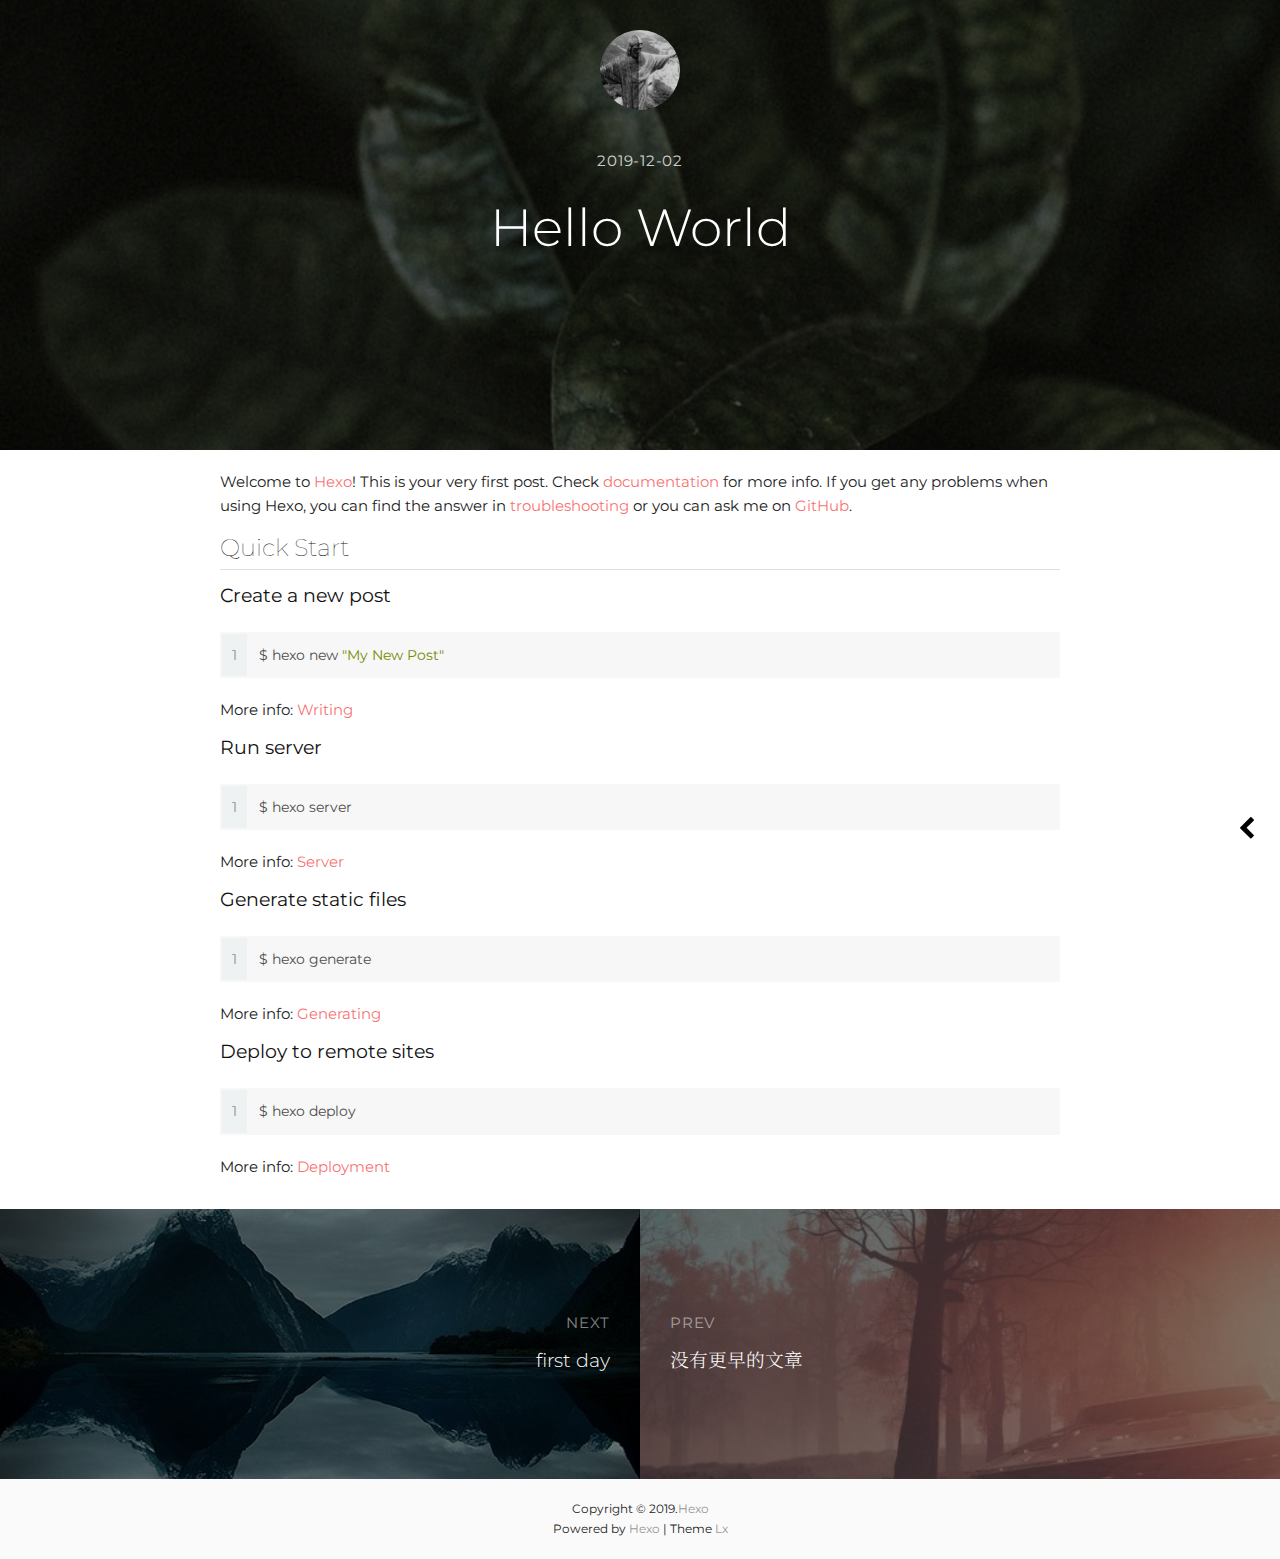
<file: 2019/12/02/hello-world/index.html>
<!DOCTYPE html>
<html>
<head>
  <meta http-equiv="Content-Type" content="text/html; charset=UTF-8">
  <meta http-equiv="X-UA-Compatible" content="IE=edge">
  <title>Hello World | Hexo</title>
  <meta name="viewport" content="width=device-width, initial-scale=1">
  <meta name="author" content="pengminghao">
  <meta name="keywords" content="">
  <meta name="description" content="">
  <script id="hexo-configurations">
  var CONFIG = {
    root: '/',
    theme: 'lx',
    version: '0.0.0',
    localsearch:{
      "enable": false,
      "trigger": "auto",
      "top_n_per_article": 1,
      "unescape": false,
      "preload": false
      },
    path: '-'
  };
</script>

  <link rel="shortcut icon" href="/favicon.ico">
  <link rel="stylesheet" href="/css/main.css">
  <script src="/js/jquery.min.js"></script>
  <script src="/js/jquery.jside.menu.js"></script>
	<script>
	$(document).ready(function(){
	$(".menu-container").jSideMenu({
	    jSidePosition: "position-right",
	    jSideSticky: true,
	    jSideSkin: "endless-river",
	     });
	}); 
	</script>
  
  <link rel="stylesheet" href="https://fonts.googleapis.com/css?family=Montserrat:300|Noto+Serif+SC&amp;display=swap">
  <link rel="stylesheet" href="//cdn.jsdelivr.net/npm/font-awesome@4/css/font-awesome.min.css">
</head>
<body>
<div class="single">
<div id="page">
<div id="lx-aside" style="background-image: url(/images/page-cover.jpg)" data-stellar-background-ratio="0.5">
  <div class="overlay">
  <div class="page-title">
    <div class="avatar"><a href="/"><img src="/images/person_1.jpg"></a></div>
    <span>2019-12-02</span>
    <h2>Hello World</h2>
    
    </div>
</div>
</div>

<div id="lx-main-content">
  <div class="lx-post">
    <div class="lx-entry padding">
      <div>
        <p>Welcome to <a href="https://hexo.io/" target="_blank" rel="noopener">Hexo</a>! This is your very first post. Check <a href="https://hexo.io/docs/" target="_blank" rel="noopener">documentation</a> for more info. If you get any problems when using Hexo, you can find the answer in <a href="https://hexo.io/docs/troubleshooting.html" target="_blank" rel="noopener">troubleshooting</a> or you can ask me on <a href="https://github.com/hexojs/hexo/issues" target="_blank" rel="noopener">GitHub</a>.</p>
<h2 id="Quick-Start"><a href="#Quick-Start" class="headerlink" title="Quick Start"></a>Quick Start</h2><h3 id="Create-a-new-post"><a href="#Create-a-new-post" class="headerlink" title="Create a new post"></a>Create a new post</h3><figure class="highlight bash"><table><tr><td class="gutter"><pre><span class="line">1</span></pre></td><td class="code"><pre><span class="line">$ hexo new <span class="string">"My New Post"</span></span></pre></td></tr></table></figure>

<p>More info: <a href="https://hexo.io/docs/writing.html" target="_blank" rel="noopener">Writing</a></p>
<h3 id="Run-server"><a href="#Run-server" class="headerlink" title="Run server"></a>Run server</h3><figure class="highlight bash"><table><tr><td class="gutter"><pre><span class="line">1</span></pre></td><td class="code"><pre><span class="line">$ hexo server</span></pre></td></tr></table></figure>

<p>More info: <a href="https://hexo.io/docs/server.html" target="_blank" rel="noopener">Server</a></p>
<h3 id="Generate-static-files"><a href="#Generate-static-files" class="headerlink" title="Generate static files"></a>Generate static files</h3><figure class="highlight bash"><table><tr><td class="gutter"><pre><span class="line">1</span></pre></td><td class="code"><pre><span class="line">$ hexo generate</span></pre></td></tr></table></figure>

<p>More info: <a href="https://hexo.io/docs/generating.html" target="_blank" rel="noopener">Generating</a></p>
<h3 id="Deploy-to-remote-sites"><a href="#Deploy-to-remote-sites" class="headerlink" title="Deploy to remote sites"></a>Deploy to remote sites</h3><figure class="highlight bash"><table><tr><td class="gutter"><pre><span class="line">1</span></pre></td><td class="code"><pre><span class="line">$ hexo deploy</span></pre></td></tr></table></figure>

<p>More info: <a href="https://hexo.io/docs/one-command-deployment.html" target="_blank" rel="noopener">Deployment</a></p>

      </div>
    </div>
  </div>
</div>
<div class="lx-navigation">
	<div class="lx-cover prev lx-cover-sm" style="background-image: url(/images/footer_1.jpg)">
		<div class="overlay"></div>
		<a class="copy" href="/2019/12/02/first-day/">
			<div class="display-t">
				<div class="display-tc">
					<div>
						<span>Next</span>
						<h3>first day</h3>
					</div>
				</div>
			</div>
		</a>
	</div>
        <div class="lx-cover next lx-cover-sm" style="background-image: url(/images/footer_2.jpg)">
		<div class="overlay"></div>
		<a class="copy" href="#">
			<div class="display-t">
				<div class="display-tc">
					<div>
						<span>Prev</span>
						<h3>没有更早的文章</h3>
					</div>
				</div>
			</div>
		</a>
	</div>
</div>

</div>

<footer>
  <div>
  Copyright &copy; 2019.<a href="/">Hexo</a><br>Powered by <a href="https://hexo.io" target="_blank">Hexo</a> | Theme <a href="https://lx.blleng.cn" target="_blank">Lx</a><br>
  </div>
</footer>
</div>

<button class="menu-trigger"></button>
<div class="menu">
  <div class="menu-head">
    <span class="layer">
      <div class="col">
        <div class="row for-pic">
          <div class="profile-pic">
            <a href="/"><img src="/images/person_1.jpg" alt="pengminghao"/></a>
          </div>
        </div>
        <div class="row for-name">
          <p>pengminghao</p>
          <span class="tagline">Hello, World!</span>
        </div>
      </div>
    </span>
  </div>
  <nav class="menu-container">
  <ul class="menu-items">
    <li><a href="/"><i class="fa fa-home fa-fw"></i>首页</a></li>
    <li><a href="/archives/"><i class="fa fa-archive fa-fw"></i>归档</a></li>
    <li class="has-sub"><span class="dropdown-heading">
      <i class="fa fa-bookmark fa-fw"></i>页面</span>
        <ul>
          <li><a href="/guestbook">留言</a></li>
        <li><a href="/about">关于</a></li>
        </ul>
    </li>
    <li class="has-sub"><span class="dropdown-heading">
      <i class="fa fa-link fa-fw"></i>友链</span>
        <ul>
          <li> <a href="https://lx.blleng.cn" target="_blank">Theme-Lx</a></li>
        </ul>
    </li>
  </ul>
  </nav>
</div>

<div class="gototop js-top">
  <a href="#" class="js-gotop"><i class="fa fa-arrow-up"></i></a>
</div>
<script src="/js/jquery.easing.min.js"></script>
<script src="/js/jquery.waypoints.min.js"></script>
<script src="/js/jquery.stellar.min.js"></script>
<script src="/js/main.js"></script>


</body>
</html>
</file>
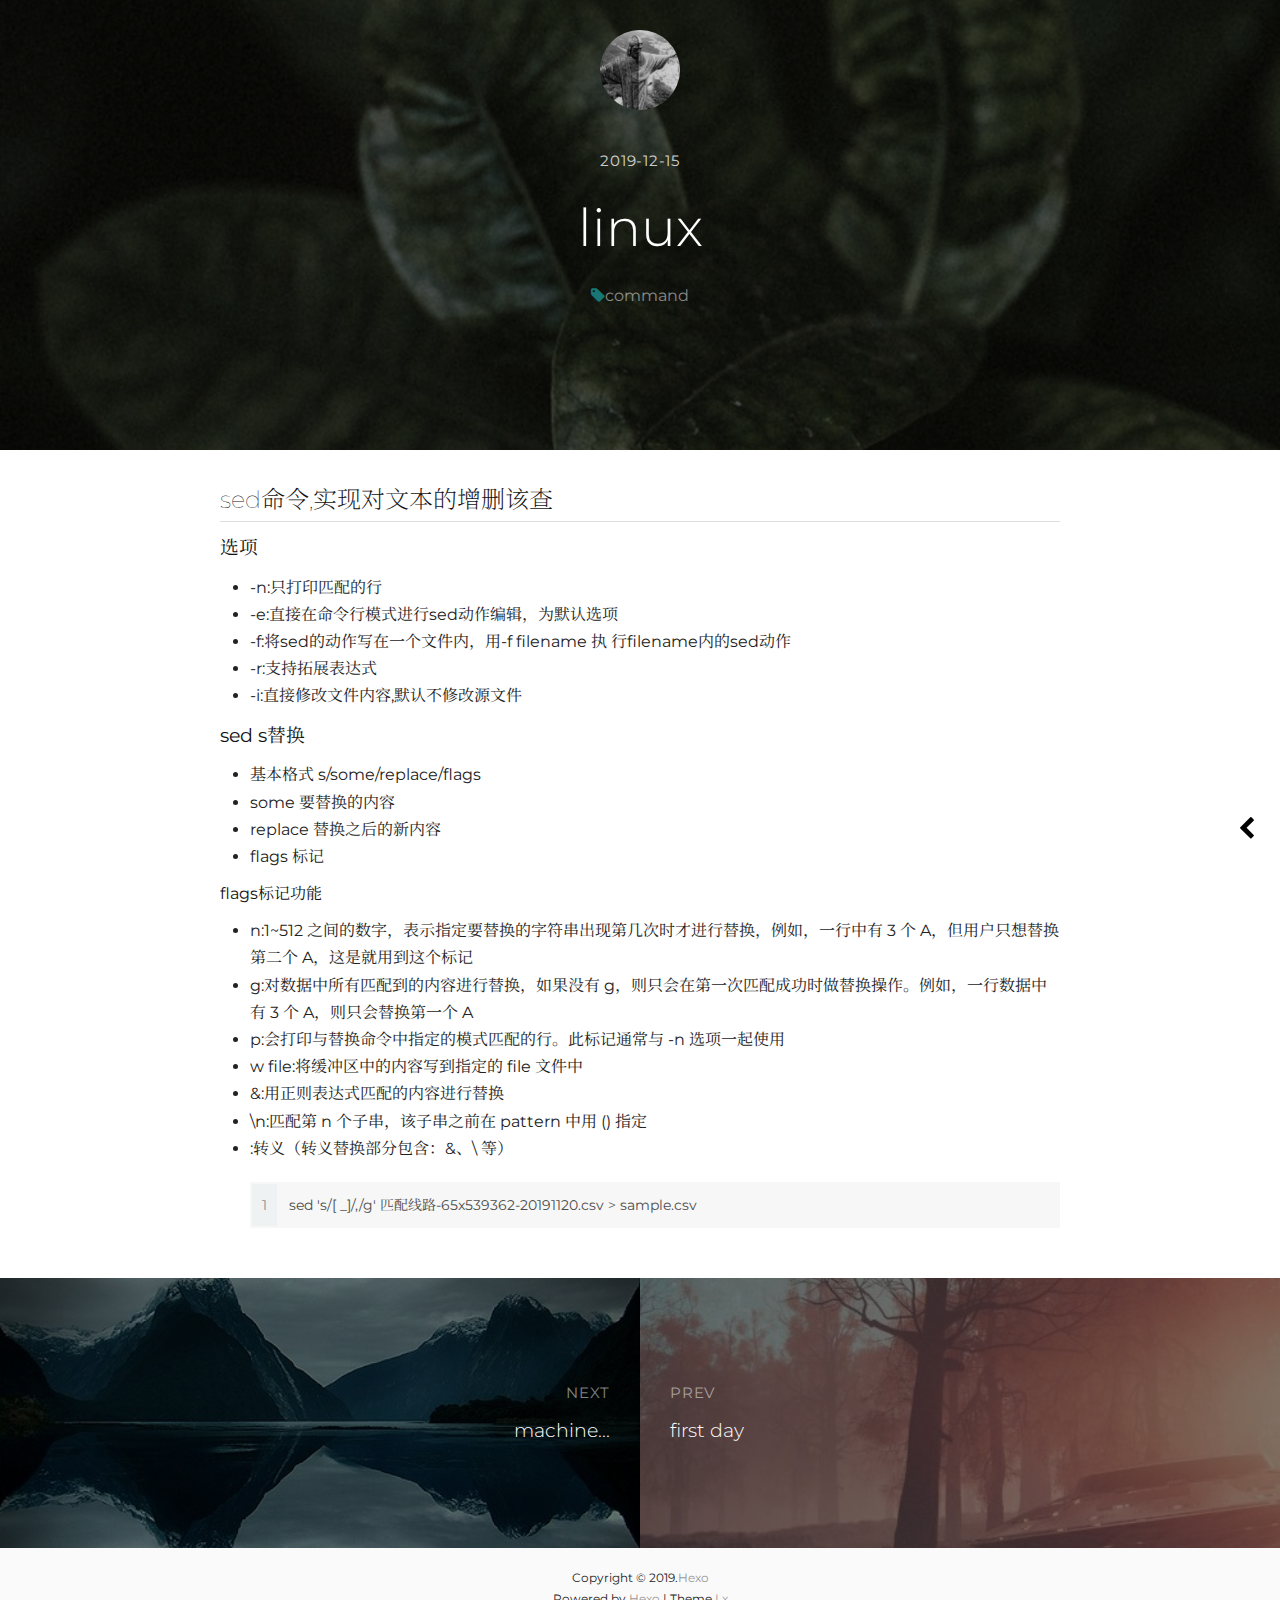
<file: 2019/12/15/linux/index.html>
<!DOCTYPE html>
<html>
<head>
  <meta http-equiv="Content-Type" content="text/html; charset=UTF-8">
  <meta http-equiv="X-UA-Compatible" content="IE=edge">
  <title>linux | Hexo</title>
  <meta name="viewport" content="width=device-width, initial-scale=1">
  <meta name="author" content="pengminghao">
  <meta name="keywords" content="">
  <meta name="description" content="">
  <script id="hexo-configurations">
  var CONFIG = {
    root: '/',
    theme: 'lx',
    version: '0.0.0',
    localsearch:{
      "enable": false,
      "trigger": "auto",
      "top_n_per_article": 1,
      "unescape": false,
      "preload": false
      },
    path: '-'
  };
</script>

  <link rel="shortcut icon" href="/favicon.ico">
  <link rel="stylesheet" href="/css/main.css">
  <script src="/js/jquery.min.js"></script>
  <script src="/js/jquery.jside.menu.js"></script>
	<script>
	$(document).ready(function(){
	$(".menu-container").jSideMenu({
	    jSidePosition: "position-right",
	    jSideSticky: true,
	    jSideSkin: "endless-river",
	     });
	}); 
	</script>
  
  <link rel="stylesheet" href="https://fonts.googleapis.com/css?family=Montserrat:300|Noto+Serif+SC&amp;display=swap">
  <link rel="stylesheet" href="//cdn.jsdelivr.net/npm/font-awesome@4/css/font-awesome.min.css">
</head>
<body>
<div class="single">
<div id="page">
<div id="lx-aside" style="background-image: url(/images/page-cover.jpg)" data-stellar-background-ratio="0.5">
  <div class="overlay">
  <div class="page-title">
    <div class="avatar"><a href="/"><img src="/images/person_1.jpg"></a></div>
    <span>2019-12-15</span>
    <h2>linux</h2>
    <div class="tags"><i class="fa fa-tag"></i><a class="tag-link" href="/tags/command/" rel="tag">command</a></div>
    </div>
</div>
</div>

<div id="lx-main-content">
  <div class="lx-post">
    <div class="lx-entry padding">
      <div>
        <h2 id="sed命令-实现对文本的增删该查"><a href="#sed命令-实现对文本的增删该查" class="headerlink" title="sed命令,实现对文本的增删该查"></a>sed命令,实现对文本的增删该查</h2><h3 id="选项"><a href="#选项" class="headerlink" title="选项"></a>选项</h3><ul>
<li>-n:只打印匹配的行</li>
<li>-e:直接在命令行模式进行sed动作编辑，为默认选项</li>
<li>-f:将sed的动作写在一个文件内，用-f filename 执  行filename内的sed动作</li>
<li>-r:支持拓展表达式</li>
<li>-i:直接修改文件内容,默认不修改源文件</li>
</ul>
<h3 id="sed-s替换"><a href="#sed-s替换" class="headerlink" title="sed s替换"></a>sed s替换</h3><ul>
<li>基本格式 s/some/replace/flags</li>
<li>some 要替换的内容</li>
<li>replace 替换之后的新内容</li>
<li>flags 标记</li>
</ul>
<h4 id="flags标记功能"><a href="#flags标记功能" class="headerlink" title="flags标记功能"></a>flags标记功能</h4><ul>
<li>n:1~512 之间的数字，表示指定要替换的字符串出现第几次时才进行替换，例如，一行中有 3 个 A，但用户只想替换第二个 A，这是就用到这个标记</li>
<li>g:对数据中所有匹配到的内容进行替换，如果没有 g，则只会在第一次匹配成功时做替换操作。例如，一行数据中有 3 个 A，则只会替换第一个 A</li>
<li>p:会打印与替换命令中指定的模式匹配的行。此标记通常与 -n 选项一起使用</li>
<li>w file:将缓冲区中的内容写到指定的 file 文件中</li>
<li>&amp;:用正则表达式匹配的内容进行替换</li>
<li>\n:匹配第 n 个子串，该子串之前在 pattern 中用   () 指定</li>
<li>:转义（转义替换部分包含：&amp;、\ 等）<figure class="highlight plain"><table><tr><td class="gutter"><pre><span class="line">1</span></pre></td><td class="code"><pre><span class="line">sed &#39;s&#x2F;[ _]&#x2F;,&#x2F;g&#39; 匹配线路-65x539362-20191120.csv &gt; sample.csv</span></pre></td></tr></table></figure>
</li>
</ul>

      </div>
    </div>
  </div>
</div>
<div class="lx-navigation">
	<div class="lx-cover prev lx-cover-sm" style="background-image: url(/images/footer_1.jpg)">
		<div class="overlay"></div>
		<a class="copy" href="/2020/02/05/machine-learing/">
			<div class="display-t">
				<div class="display-tc">
					<div>
						<span>Next</span>
						<h3>machine...</h3>
					</div>
				</div>
			</div>
		</a>
	</div>
        <div class="lx-cover next lx-cover-sm" style="background-image: url(/images/footer_2.jpg)">
		<div class="overlay"></div>
		<a class="copy" href="/2019/12/02/first-day/">
			<div class="display-t">
				<div class="display-tc">
					<div>
						<span>Prev</span>
						<h3>first day</h3>
					</div>
				</div>
			</div>
		</a>
	</div>
</div>

</div>

<footer>
  <div>
  Copyright &copy; 2019.<a href="/">Hexo</a><br>Powered by <a href="https://hexo.io" target="_blank">Hexo</a> | Theme <a href="https://lx.blleng.cn" target="_blank">Lx</a><br>
  </div>
</footer>
</div>

<button class="menu-trigger"></button>
<div class="menu">
  <div class="menu-head">
    <span class="layer">
      <div class="col">
        <div class="row for-pic">
          <div class="profile-pic">
            <a href="/"><img src="/images/person_1.jpg" alt="pengminghao"/></a>
          </div>
        </div>
        <div class="row for-name">
          <p>pengminghao</p>
          <span class="tagline">Hello, World!</span>
        </div>
      </div>
    </span>
  </div>
  <nav class="menu-container">
  <ul class="menu-items">
    <li><a href="/"><i class="fa fa-home fa-fw"></i>首页</a></li>
    <li><a href="/archives/"><i class="fa fa-archive fa-fw"></i>归档</a></li>
    <li class="has-sub"><span class="dropdown-heading">
      <i class="fa fa-bookmark fa-fw"></i>页面</span>
        <ul>
          <li><a href="/guestbook">留言</a></li>
        <li><a href="/about">关于</a></li>
        </ul>
    </li>
    <li class="has-sub"><span class="dropdown-heading">
      <i class="fa fa-link fa-fw"></i>友链</span>
        <ul>
          <li> <a href="https://lx.blleng.cn" target="_blank">Theme-Lx</a></li>
        </ul>
    </li>
  </ul>
  </nav>
</div>

<div class="gototop js-top">
  <a href="#" class="js-gotop"><i class="fa fa-arrow-up"></i></a>
</div>
<script src="/js/jquery.easing.min.js"></script>
<script src="/js/jquery.waypoints.min.js"></script>
<script src="/js/jquery.stellar.min.js"></script>
<script src="/js/main.js"></script>


</body>
</html>
</file>
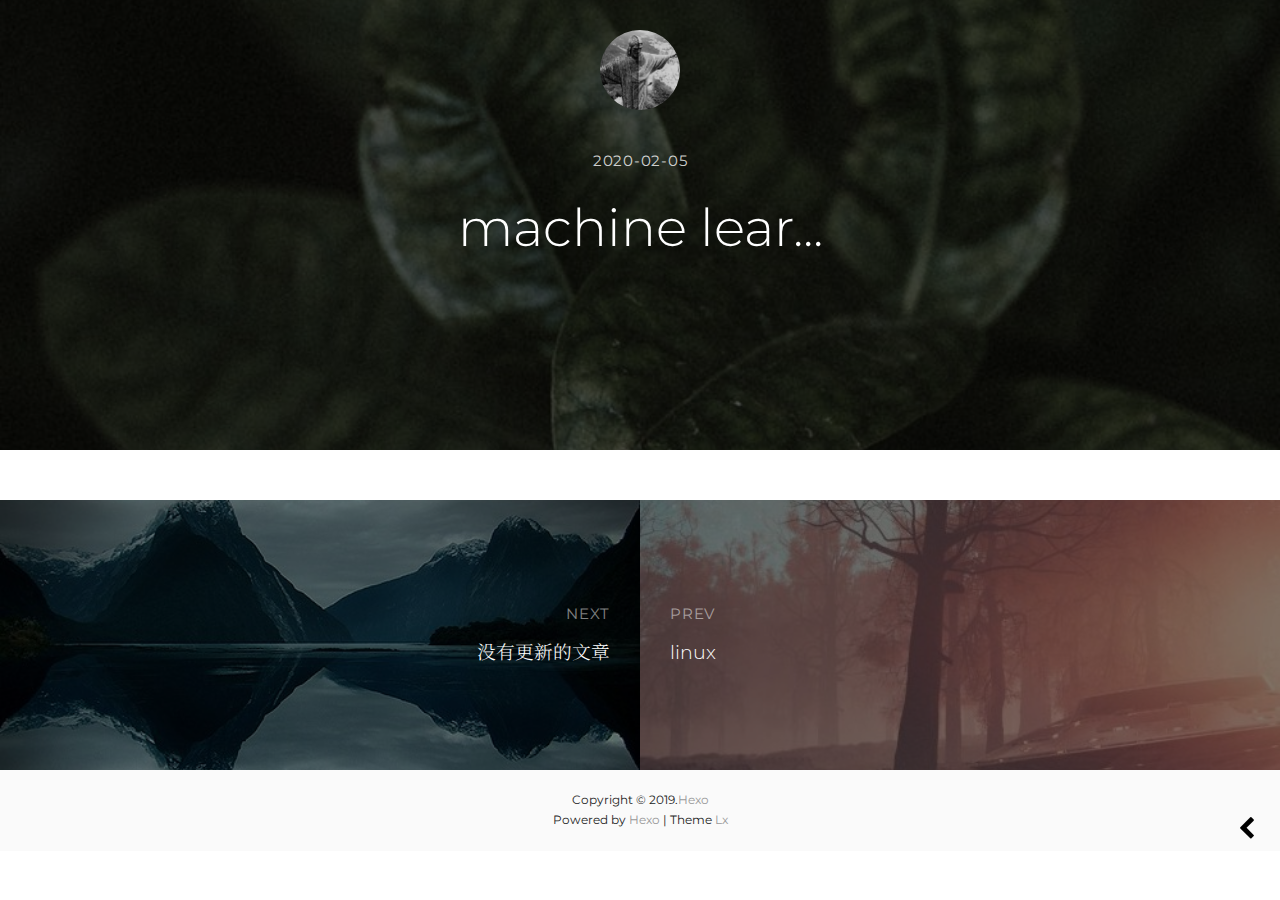
<file: 2020/02/05/machine-learing/index.html>
<!DOCTYPE html>
<html>
<head>
  <meta http-equiv="Content-Type" content="text/html; charset=UTF-8">
  <meta http-equiv="X-UA-Compatible" content="IE=edge">
  <title>machine learing | Hexo</title>
  <meta name="viewport" content="width=device-width, initial-scale=1">
  <meta name="author" content="pengminghao">
  <meta name="keywords" content="">
  <meta name="description" content="">
  <script id="hexo-configurations">
  var CONFIG = {
    root: '/',
    theme: 'lx',
    version: '0.0.0',
    localsearch:{
      "enable": false,
      "trigger": "auto",
      "top_n_per_article": 1,
      "unescape": false,
      "preload": false
      },
    path: '-'
  };
</script>

  <link rel="shortcut icon" href="/favicon.ico">
  <link rel="stylesheet" href="/css/main.css">
  <script src="/js/jquery.min.js"></script>
  <script src="/js/jquery.jside.menu.js"></script>
	<script>
	$(document).ready(function(){
	$(".menu-container").jSideMenu({
	    jSidePosition: "position-right",
	    jSideSticky: true,
	    jSideSkin: "endless-river",
	     });
	}); 
	</script>
  
  <link rel="stylesheet" href="https://fonts.googleapis.com/css?family=Montserrat:300|Noto+Serif+SC&amp;display=swap">
  <link rel="stylesheet" href="//cdn.jsdelivr.net/npm/font-awesome@4/css/font-awesome.min.css">
</head>
<body>
<div class="single">
<div id="page">
<div id="lx-aside" style="background-image: url(/images/page-cover.jpg)" data-stellar-background-ratio="0.5">
  <div class="overlay">
  <div class="page-title">
    <div class="avatar"><a href="/"><img src="/images/person_1.jpg"></a></div>
    <span>2020-02-05</span>
    <h2>machine lear...</h2>
    
    </div>
</div>
</div>

<div id="lx-main-content">
  <div class="lx-post">
    <div class="lx-entry padding">
      <div>
        
      </div>
    </div>
  </div>
</div>
<div class="lx-navigation">
	<div class="lx-cover prev lx-cover-sm" style="background-image: url(/images/footer_1.jpg)">
		<div class="overlay"></div>
		<a class="copy" href="#">
			<div class="display-t">
				<div class="display-tc">
					<div>
						<span>Next</span>
						<h3>没有更新的文章</h3>
					</div>
				</div>
			</div>
		</a>
	</div>
        <div class="lx-cover next lx-cover-sm" style="background-image: url(/images/footer_2.jpg)">
		<div class="overlay"></div>
		<a class="copy" href="/2019/12/15/linux/">
			<div class="display-t">
				<div class="display-tc">
					<div>
						<span>Prev</span>
						<h3>linux</h3>
					</div>
				</div>
			</div>
		</a>
	</div>
</div>

</div>

<footer>
  <div>
  Copyright &copy; 2019.<a href="/">Hexo</a><br>Powered by <a href="https://hexo.io" target="_blank">Hexo</a> | Theme <a href="https://lx.blleng.cn" target="_blank">Lx</a><br>
  </div>
</footer>
</div>

<button class="menu-trigger"></button>
<div class="menu">
  <div class="menu-head">
    <span class="layer">
      <div class="col">
        <div class="row for-pic">
          <div class="profile-pic">
            <a href="/"><img src="/images/person_1.jpg" alt="pengminghao"/></a>
          </div>
        </div>
        <div class="row for-name">
          <p>pengminghao</p>
          <span class="tagline">Hello, World!</span>
        </div>
      </div>
    </span>
  </div>
  <nav class="menu-container">
  <ul class="menu-items">
    <li><a href="/"><i class="fa fa-home fa-fw"></i>首页</a></li>
    <li><a href="/archives/"><i class="fa fa-archive fa-fw"></i>归档</a></li>
    <li class="has-sub"><span class="dropdown-heading">
      <i class="fa fa-bookmark fa-fw"></i>页面</span>
        <ul>
          <li><a href="/guestbook">留言</a></li>
        <li><a href="/about">关于</a></li>
        </ul>
    </li>
    <li class="has-sub"><span class="dropdown-heading">
      <i class="fa fa-link fa-fw"></i>友链</span>
        <ul>
          <li> <a href="https://lx.blleng.cn" target="_blank">Theme-Lx</a></li>
        </ul>
    </li>
  </ul>
  </nav>
</div>

<div class="gototop js-top">
  <a href="#" class="js-gotop"><i class="fa fa-arrow-up"></i></a>
</div>
<script src="/js/jquery.easing.min.js"></script>
<script src="/js/jquery.waypoints.min.js"></script>
<script src="/js/jquery.stellar.min.js"></script>
<script src="/js/main.js"></script>


</body>
</html>
</file>
<file: css/main.css>
@charset "UTF-8";
html {
  font-family: 'Montserrat', 'Noto Serif SC', sans-serif;
  -ms-text-size-adjust: 100%;
  -webkit-text-size-adjust: 100%;
}
body {
  margin: 0;
  font-family: 'Montserrat', 'Noto Serif SC', sans-serif;
  font-weight: 400;
  font-size: 16px;
  line-height: 1.7;
  color: #222;
  background: #fff;
}
#page {
  position: relative;
  overflow-x: hidden;
  width: 100%;
  height: 100%;
  -webkit-transition: 0.5s;
  -o-transition: 0.5s;
  transition: 0.5s;
}
a {
  color: #989898;
  text-decoration: none;
  -webkit-transition: 0.5s;
  -o-transition: 0.5s;
  transition: 0.5s;
}
a:hover,
a:active,
a:focus {
  color: #6b6b6b;
  outline: none;
  text-decoration: none;
}
p {
  font-size: 15px;
  line-height: 24px;
}
h1,
h2,
h3,
h4,
h5,
h6,
figure {
  color: #111;
  font-family: 'Montserrat', 'Noto Serif SC', sans-serif;
  font-weight: 400;
  margin: 10px 0px 10px 0px;
}
h2.archive,
h2.tag,
h2.category {
  padding: 20px 0px 0px 40px;
  color: #000;
}
::-webkit-selection {
  color: #fff;
  background: rgba(247,65,65,0.761);
}
::-moz-selection {
  color: #fff;
  background: rgba(247,65,65,0.761);
}
::selection {
  color: #fff;
  background: rgba(247,65,65,0.761);
}
.lx-navigation .prev {
  -webkit-transition: 0.5s;
  -o-transition: 0.5s;
  transition: 0.5s;
  text-align: right;
}
.lx-navigation .prev:hover {
  padding-right: 30px;
}
.lx-navigation .next {
  -webkit-transition: 0.5s;
  -o-transition: 0.5s;
  transition: 0.5s;
  text-align: left;
}
.lx-navigation .next:hover {
  padding-left: 30px;
}
.lx-navigation .lx-cover {
  width: 50%;
  float: left;
  background-size: cover;
  background-position: center center;
  background-repeat: no-repeat;
  position: relative;
}
.lx-navigation .lx-cover .overlay {
  position: absolute;
  top: 0;
  left: 0;
  right: 0;
  bottom: 0;
  background: rgba(0,0,0,0.5);
  z-index: 1;
}
#lx-aside {
  width: 38.2%;
  top: 0;
  left: 0;
  bottom: 0;
  position: fixed;
  height: 100%;
  z-index: 3;
  background-size: cover;
  background-repeat: no-repeat;
  background-position: center center;
}
.single #lx-aside {
  position: relative;
  height: 450px;
  width: 100%;
}
#lx-aside a {
  color: rgba(255,255,255,0.5);
}
#lx-aside a:hover {
  color: #fff;
}
@media screen and (max-width: 768px) {
  #lx-aside {
    width: 100%;
    position: relative;
    z-index: 4;
    height: 450px;
  }
}
#lx-aside .overlay {
  position: absolute;
  top: 0;
  bottom: 0;
  left: 0;
  right: 0;
  z-index: 1;
  background: rgba(0,0,0,0.5);
}
.single #lx-aside .page-title {
  right: 0;
  left: 0;
}
#lx-aside .page-title {
  z-index: 2;
  padding: 30px;
}
#lx-aside .featured {
  z-index: 2;
  margin: auto;
  margin-top: 25%;
  width: 85%;
}
.single #lx-aside .page-title {
  margin: 0 auto;
  text-align: center;
}
#lx-aside .featured h2,
#lx-aside .page-title h2 {
  color: #fff;
  font-weight: 300;
}
.single #lx-aside .featured h2,
.single #lx-aside .page-title h2 {
  font-size: 52px;
}
@media (max-width: 768px) {
  .single #lx-aside .page-title h2 {
    font-size: 40px;
  }
}
#lx-aside .featured > span,
#lx-aside .page-title > span {
  display: block;
  color: rgba(255,255,255,0.8);
  font-size: 15px;
  letter-spacing: 0.05em;
  margin-bottom: 10px;
}
#lx-aside .featured .avatar img,
#lx-aside .page-title .avatar img {
  margin-bottom: 30px;
  width: 80px;
  -webkit-border-radius: 50%;
  -moz-border-radius: 50%;
  -ms-border-radius: 50%;
  border-radius: 50%;
  z-index: 19;
}
.popup-trigger {
  position: absolute;
  top: 40px;
  right: 30px;
  width: 25px;
  height: 25px;
  line-height: 24px;
  padding: 0;
  color: #000;
  background: radial-gradient(#3ea055, #00fcff);
  font-size: 20px;
  border-radius: 50%;
  z-index: 5;
}
.local-search-pop-overlay {
  background-color: rgba(0,0,0,0.2);
  height: 100%;
  left: 0;
  position: fixed;
  top: 0;
  width: 100%;
  z-index: 2080;
}
.local-search-popup {
  background: #fff;
  border-radius: 0;
  color: #333;
  display: none;
  height: 80%;
  left: 50%;
  margin-left: -350px;
  padding: 0;
  position: fixed;
  top: 10%;
  width: 700px;
  z-index: 9999;
}
@media (max-width: 768px) {
  .local-search-popup {
    border-radius: 0;
    height: 100%;
    left: 0;
    margin: 0;
    padding: 0;
    top: 0;
    width: 100%;
  }
}
.local-search-popup ul.search-result-list {
  margin: 0 5px;
  padding: 0;
}
.local-search-popup p.search-result {
  border-bottom: 1px dashed #ccc;
  padding: 5px 0;
}
.local-search-popup a.search-result-title {
  font-weight: bold;
}
.local-search-popup .search-keyword {
  border-bottom: 1px dashed #f00;
  color: #f00;
  font-weight: bold;
}
.local-search-popup .local-search-header {
  background: #fff;
  border-top-left-radius: 0;
  border-top-right-radius: 0;
  height: 50px;
  padding: 5px;
}
.local-search-popup #local-search-result {
  height: calc(100% - 55px);
  overflow: auto;
  padding: 5px 25px;
  position: relative;
}
.local-search-popup .local-search-input-wrapper {
  display: inline-block;
  height: 36px;
  line-height: 36px;
  padding: 0 5px;
  position: absolute;
  width: calc(100% - 90px);
}
.local-search-popup .local-search-input-wrapper input {
  font-size: 18px;
  background: transparent;
  border: none;
  display: block;
  height: 40px;
  outline: none;
  padding: 8px 0;
  vertical-align: middle;
  width: 100%;
}
.local-search-popup .search-icon,
.local-search-popup .popup-btn-close {
  color: #999;
  display: inline-block;
  font-size: 20px;
  padding-left: 10px;
  padding-right: 10px;
}
.local-search-popup .search-icon {
  float: left;
}
.local-search-popup .popup-btn-close {
  border-left: 1px solid #fff;
  cursor: pointer;
  float: right;
}
.local-search-popup #no-result {
  color: #ccc;
  left: 50%;
  position: absolute;
  top: 50%;
  transform: translate(-50%, -50%);
}
.menu {
  position: fixed;
  z-index: 20;
}
.social-links i {
  width: 25px;
  height: 25px;
  line-height: 25px;
  margin: 5px 2px;
  padding: 0;
  color: #fff;
  background: radial-gradient(#000, #fff);
  font-size: 15px;
  border-radius: 50%;
  z-index: 2;
}
.tags {
  color: #187775;
}
footer {
  background: #fafafa;
  clear: both;
  font-size: 12px;
  padding: 20px 30px;
}
.single footer > div {
  max-width: 960px;
  margin: 0 auto;
  text-align: center;
}
#lx-main-content {
  margin-left: 38.1966%;
  position: relative;
  z-index: 4;
}
.single #lx-main-content {
  margin-left: 0;
  max-width: 960px;
  margin: 0 auto;
}
@media screen and (max-width: 768px) {
  #lx-main-content {
    margin-left: 0;
  }
}
.lx-post-detail {
  color: #616161;
  margin-bottom: 10px;
  display: block;
  text-transform: uppercase;
  font-weight: 100;
  letter-spacing: 0.05em;
}
a.category-link {
  font-size: 14px;
}
.padding {
  padding: 20px 60px 30px 60px;
}
@media screen and (max-width: 768px) {
  .padding {
    padding: 30px;
  }
}
.lx-post .lx-entry {
  float: left;
  width: 100%;
  border-bottom: 1px solid #dedede;
}
.single .lx-post .lx-entry {
  border-bottom: none;
}
.lx-post .lx-entry > div {
  width: 100%;
  float: left;
  margin-top: 0px;
}
.single .lx-post .lx-entry > div {
  margin-right: 0;
  width: 100%;
}
.single .lx-post video,
.lx-entry video {
  max-width: 100%;
  display: block;
  margin-left: auto;
  margin-right: auto;
}
.single .lx-post img,
.lx-entry img {
  box-sizing: border-box;
  margin: 0 auto 20px;
  max-width: 100%;
  padding: 3px;
  border: 1px solid #dedede;
  height: auto;
}
@media screen and (max-width: 768px) {
  .lx-post .lx-entry > div {
    width: 100%;
    margin-right: 0;
  }
}
.single .lx-post .lx-entry > div a {
  color: rgba(247,65,65,0.761);
}
.single .lx-post .lx-entry > div a:hover {
  color: #f11111;
}
.single .lx-post .lx-entry > div h2 {
  margin-bottom: 10px;
  font-weight: 100;
  border-bottom: 0.5px solid #dedede;
}
@media screen and (max-width: 768px) {
  .lx-post .lx-entry > div h2 {
    font-size: 24px;
  }
}
.lx-post .lx-entry > div p:last-child {
  margin-bottom: 0;
}
.lx-post .lx-entry ul {
  margin-left: 30px;
}
.lx-navigation .lx-cover .copy {
  position: relative;
  z-index: 2;
  display: block;
}
.lx-navigation .lx-cover .copy .display-t,
.lx-navigation .lx-cover .copy .display-tc {
  height: 270px;
  display: table;
  width: 100%;
}
.lx-navigation .lx-cover .copy .display-tc {
  display: table-cell;
  vertical-align: middle;
}
.lx-navigation .lx-cover .copy .display-tc div {
  padding: 30px;
}
.lx-navigation .lx-cover .copy .display-tc div span {
  display: block;
  margin-bottom: 10px;
  color: rgba(255,255,255,0.5);
  text-transform: uppercase;
  font-size: 15px;
  letter-spacing: 0.05em;
}
.lx-navigation .lx-cover .copy .display-tc div h3 {
  margin-bottom: 0;
  color: #fff;
  font-weight: 300;
}
#pagination {
  text-align: center;
  overflow: hidden;
  margin-top: 1rem;
  width: 100%;
}
#pagination .page-number.current {
  background: #999;
  color: #fff;
  cursor: default;
}
#pagination .page-number {
  display: inline-block;
  margin: 0 0.2rem;
  min-width: 1.2rem;
  height: 1.2rem;
  text-align: center;
  line-height: 1.2rem;
  cursor: pointer;
}
.comment {
  padding: 30px;
}
.gototop {
  position: fixed;
  bottom: 20px;
  right: 20px;
  z-index: 4;
  opacity: 0;
  visibility: hidden;
  -webkit-transition: 0.5s;
  -o-transition: 0.5s;
  transition: 0.5s;
}
.gototop.active {
  opacity: 1;
  visibility: visible;
}
.gototop a {
  width: 30px;
  height: 30px;
  display: table;
  background: rgba(0,0,0,0.5);
  color: #fff;
  text-align: center;
  -webkit-border-radius: 4px;
  -moz-border-radius: 4px;
  -ms-border-radius: 4px;
  border-radius: 4px;
}
.gototop a i {
  display: table-cell;
  vertical-align: middle;
}
.gototop a:hover,
.gototop a:active,
.gototop a:focus {
  text-decoration: none;
  outline: none;
}
* {
  margin: 0;
  padding: 0;
  -webkit-box-sizing: border-box;
  -moz-box-sizing: border-box;
  box-sizing: border-box;
}
*:before,
*:after {
  -webkit-box-sizing: border-box;
  -moz-box-sizing: border-box;
  box-sizing: border-box;
}
.menu-trigger {
  position: fixed;
  bottom: 60px;
  right: 25px;
  -webkit-appearance: none;
  border: 0;
  outline: 0;
  background: transparent;
  color: $menu-button;
  cursor: pointer;
  -webkit-tap-highlight-color: rgba(0,0,0,0.2);
  z-index: 5;
}
.menu-trigger:hover {
  opacity: 0.8;
  -webkit-opacity: 0.8;
}
.menu-trigger:before {
  font-family: 'FontAwesome';
  content: '\f053';
  font-size: 24px;
}
:root {
  --skin: #444;
  --skin-hover: rgba(0,0,0,0.2);
  --skin-color: rgba(255,255,255,0.9);
}
.sticky {
  position: fixed;
  top: 0;
  left: 0;
}
.menu-container {
  font-family: 'Montserrat', 'Noto Serif SC', sans-serif;
  overflow: auto;
  display: block;
  top: 120px;
}
.position-right {
  right: -270px;
}
.position-right.open {
  right: 0;
}
.menu-container,
.menu-head,
.menu-right,
.menu-right.open {
  transition: 0.4s;
  -webkit-transition: 0.4s;
  -moz-transition: 0.4s;
  -ms-transition: 0.4s;
}
.menu-container,
.menu-head {
  background: var(--skin);
  position: fixed;
  width: 270px;
}
.menu-head .layer {
  background: rgba(0,0,0,0.2);
  display: block;
  padding: 15px;
}
.menu-head {
  height: 120px;
  box-sizing: border-box;
  margin: 0px;
  top: 0;
}
.menu-items {
  list-style: none;
  font-size: 14px;
}
.menu .dropdown-heading,
.menu .menu-items li a {
  text-decoration: none;
  padding: 10px;
  display: block;
  color: var(--skin-color);
  border-bottom: 1px dotted rgba(255,255,255,0.05);
  margin: 0;
  cursor: pointer;
  user-select: none;
}
.menu-items li i {
  font-size: 16px;
  margin-right: 10px;
}
.dropdown-heading:hover,
.menu-items li a:hover {
  background: var(--skin-hover);
}
.has-sub ul {
  list-style: none;
  overflow: hidden;
  display: none;
  background: #f2f9f9;
}
.menu .has-sub ul li a {
  display: block;
  padding: 12px 33px;
  border-bottom: 0;
  font-size: 13px;
  color: #444;
  transition: 0.1s;
  -webkit-transition: 0.1s;
  border-bottom: 1px dotted #e1e1e1;
}
.has-sub ul li a:hover {
  background: #dedede;
  transition: 0.1s;
  -webkit-transition: 0.1s;
}
.has-sub span {
  display: block;
  box-sizing: border-box;
}
.has-sub i.fa-chevron-down {
  float: right;
  margin-right: 10px;
  transition: 0.36s;
  font-size: 16px;
}
.has-sub .fa-chevron-down.fa-down {
  transform: rotateZ(180deg);
  -webkit-transform: rotateZ(180deg);
  -moz-transform: rotateZ(180deg);
  transition: 0.36s;
  -webkit-transition: 0.36s;
  -moz-transition: 0.36s;
}
.col {
  display: table;
}
.row {
  display: table-cell;
}
.for-name {
  max-width: 140px;
  padding: 10px;
  color: var(--skin-color);
}
.for-pic {
  max-width: 70px;
}
.profile-pic img {
  width: 60px;
  height: 60px;
  border-radius: 50%;
  border: 1px solid rgba(255,255,255,0.01);
  object-fit: cover;
}
.menu-head p {
  top: -35px;
  font-size: 13pt;
  font-weight: 400;
}
.tagline,
.menu-head p {
  display: block;
  position: relative;
  overflow: hidden;
  text-overflow: ellipsis;
  white-space: nowrap;
}
.tagline {
  font-size: 11px;
  bottom: 32px;
  display: block;
}
.dim-overlay {
  display: none;
}
.dim-overlay:before {
  content: "";
  background-color: rgba(0,0,0,0.5);
  height: 100vh;
  left: 0;
  position: fixed;
  top: 0;
  width: 100%;
  overflow: hidden;
  z-index: 15;
}
.red {
  ackground: #e41b17;
  --skin-hover: #000;
  --skin-color: #fff;
}
.green {
  background: #3ea055;
  --skin-hover: rgba(0,0,0,0.1);
  --skin-color: rgba(255,255,255,0.9);
}
.blue {
  background: #1589ff;
  --skin-hover: #000;
  --skin-color: #fff;
}
.bnp {
  background: #f433ff;
  --skin-hover: rgba(0,0,0,0.1);
  --skin-color: rgba(255,255,255,0.9);
}
.orange {
  background: #f87217;
}
.black {
  background: #000;
}
.pink {
  background: #f535aa;
}
.gol-b {
  background: #eac117;
}
.greenish {
  background: #307d7e;
}
.wood {
  background: #966f33;
}
.endless-river {
  --theme-color: #43cea2;
  background: #43cea2;
/* fallback for old browsers */
  background: -webkit-linear-gradient(to right, #185a9d, #43cea2);
/* Chrome 10-25, Safari 5.1-6 */
  background: linear-gradient(to right, #185a9d, #43cea2);
/* W3C, IE 10+/ Edge, Firefox 16+, Chrome 26+, Opera 12+, Safari 7+ */
  --theme-color: linear-gradient(to right, #185a9d, #43cea2);
}
.crazy-orange {
  --theme-color: #d38312;
  background: #d38312;
/* fallback for old browsers */
  background: -webkit-linear-gradient(to right, #a83279, #d38312);
/* Chrome 10-25, Safari 5.1-6 */
  background: linear-gradient(to right, #a83279, #d38312);
/* W3C, IE 10+/ Edge, Firefox 16+, Chrome 26+, Opera 12+, Safari 7+ */
  --theme-color: linear-gradient(to right, #a83279, #d38312);
}
.between-clouds {
  --theme-color: #73c8a9;
  background: #73c8a9;
/* fallback for old browsers */
  background: -webkit-linear-gradient(to right, #373b44, #73c8a9);
/* Chrome 10-25, Safari 5.1-6 */
  background: linear-gradient(to right, #373b44, #73c8a9);
/* W3C, IE 10+/ Edge, Firefox 16+, Chrome 26+, Opera 12+, Safari 7+ */
  --theme-color: linear-gradient(to right, #373b44, #73c8a9);
}
.amethyst {
  --theme-color: #9d50bb;
  background: #9d50bb;
/* fallback for old browsers */
  background: -webkit-linear-gradient(to right, #6e48aa, #9d50bb);
/* Chrome 10-25, Safari 5.1-6 */
  background: linear-gradient(to right, #6e48aa, #9d50bb);
/* W3C, IE 10+/ Edge, Firefox 16+, Chrome 26+, Opera 12+, Safari 7+ */
  --theme-color: linear-gradient(to right, #6e48aa, #9d50bb);
}
.steel-man {
  --theme-color: #780206;
  background: #780206;
/* fallback for old browsers */
  background: -webkit-linear-gradient(to right, #061161, #780206);
/* Chrome 10-25, Safari 5.1-6 */
  background: linear-gradient(to right, #061161, #780206);
/* W3C, IE 10+/ Edge, Firefox 16+, Chrome 26+, Opera 12+, Safari 7+ */
  --theme-color: linear-gradient(to right, #061161, #780206);
}
.d2f {
  --theme-color: #ff4e50;
  background: #ff4e50;
/* fallback for old browsers */
  background: -webkit-linear-gradient(to right, #f9d423, #ff4e50);
/* Chrome 10-25, Safari 5.1-6 */
  background: linear-gradient(to right, #f9d423, #ff4e50);
/* W3C, IE 10+/ Edge, Firefox 16+, Chrome 26+, Opera 12+, Safari 7+ */
  --theme-color: linear-gradient(to right, #f9d423, #ff4e50);
}
.park-life {
  --theme-color: #add100;
  background: #add100;
/* fallback for old browsers */
  background: -webkit-linear-gradient(to right, #7b920a, #add100);
/* Chrome 10-25, Safari 5.1-6 */
  background: linear-gradient(to right, #7b920a, #add100);
/* W3C, IE 10+/ Edge, Firefox 16+, Chrome 26+, Opera 12+, Safari 7+ */
  --theme-color: linear-gradient(to right, #7b920a, #add100);
}
.moonlit {
  --theme-color: #0f2027;
  background: #0f2027;
/* fallback for old browsers */
  background: -webkit-linear-gradient(to right, #2c5364, #203a43, #0f2027);
/* Chrome 10-25, Safari 5.1-6 */
  background: linear-gradient(to right, #2c5364, #203a43, #0f2027);
/* W3C, IE 10+/ Edge, Firefox 16+, Chrome 26+, Opera 12+, Safari 7+ */
  --theme-color: linear-gradient(to right, #2c5364, #203a43, #0f2027);
}
.fb-messenger {
  --theme-color: #00c6ff;
  background: #00c6ff;
/* fallback for old browsers */
  background: -webkit-linear-gradient(to right, #0072ff, #00c6ff);
/* Chrome 10-25, Safari 5.1-6 */
  background: linear-gradient(to right, #0072ff, #00c6ff);
/* W3C, IE 10+/ Edge, Firefox 16+, Chrome 26+, Opera 12+, Safari 7+ */
  --theme-color: linear-gradient(to right, #0072ff, #00c6ff);
}
.flickr {
  --theme-color: $fli-2;
  background: $fli-2;
/* fallback for old browsers */
  background: -webkit-linear-gradient(to right, #33001b, #ff0084);
/* Chrome 10-25, Safari 5.1-6 */
  background: linear-gradient(to right, #33001b, #ff0084);
/* W3C, IE 10+/ Edge, Firefox 16+, Chrome 26+, Opera 12+, Safari 7+ */
  --theme-color: linear-gradient(to right, #33001b, #ff0084);
}
@-moz-keyframes fadeIn {
  from {
    opacity: 0;
    -webkit-opacity: 0;
  }
  to {
    opacity: 1;
    -webkit-opacity: 1;
  }
}
@-webkit-keyframes fadeIn {
  from {
    opacity: 0;
    -webkit-opacity: 0;
  }
  to {
    opacity: 1;
    -webkit-opacity: 1;
  }
}
@-o-keyframes fadeIn {
  from {
    opacity: 0;
    -webkit-opacity: 0;
  }
  to {
    opacity: 1;
    -webkit-opacity: 1;
  }
}
@keyframes fadeIn {
  from {
    opacity: 0;
    -webkit-opacity: 0;
  }
  to {
    opacity: 1;
    -webkit-opacity: 1;
  }
}
pre,
.highlight {
  overflow: auto;
  margin: 20px 0;
  padding: 0;
  font-size: 14px;
  color: #4d4d4c;
  background: #f7f7f7;
  line-height: 1.6;
}
pre,
code {
  font-family: 'Montserrat', 'Noto Serif SC', sans-serif;
}
code {
  overflow-wrap: break-word;
  word-wrap: break-word;
  padding: 2px 4px;
  color: #fc5185;
  background: #eee;
  border-radius: 3px;
  font-size: 14px;
}
pre {
  padding: 10px;
}
pre code {
  padding: 0;
  color: #4d4d4c;
  background: none;
  text-shadow: none;
}
.highlight {
  border-radius: 1px;
}
.highlight pre {
  border: none;
  margin: 0;
  padding: 10px 0;
}
.highlight table {
  margin: 0;
  width: auto;
  border: none;
}
.highlight td {
  border: none;
  padding: 0;
}
.highlight figcaption {
  font-size: 1em;
  color: #4d4d4c;
  line-height: 1em;
  margin-bottom: 1em;
  margin: 0em;
  padding: 0.5em;
  background: #eee;
  border-bottom: 1px solid #e9e9e9;
}
.highlight figcaption:before,
.highlight figcaption:after {
  content: " ";
  display: table;
}
.highlight figcaption:after {
  clear: both;
}
.highlight figcaption a {
  float: right;
  color: #4d4d4c;
}
.highlight figcaption a:hover {
  border-bottom-color: #4d4d4c;
}
.highlight .gutter pre {
  padding-left: 10px;
  padding-right: 10px;
  color: #869194;
  text-align: right;
  background-color: #eff2f3;
}
.highlight .code pre {
  width: 100%;
  padding-left: 10px;
  padding-right: 10px;
  background-color: #f7f7f7;
}
.highlight .line {
  height: 20px;
}
.gutter {
  -webkit-user-select: none;
  -moz-user-select: none;
  -ms-user-select: none;
  user-select: none;
}
.gist table {
  width: auto;
}
.gist table td {
  border: none;
}
pre .deletion {
  background: #fdd;
}
pre .addition {
  background: #dfd;
}
pre .meta {
  color: #8959a8;
}
pre .comment {
  color: #8e908c;
}
pre .variable,
pre .attribute,
pre .tag,
pre .name,
pre .regexp,
pre .ruby .constant,
pre .xml .tag .title,
pre .xml .pi,
pre .xml .doctype,
pre .html .doctype,
pre .css .id,
pre .css .class,
pre .css .pseudo {
  color: #c82829;
}
pre .number,
pre .preprocessor,
pre .built_in,
pre .builtin-name,
pre .literal,
pre .params,
pre .constant,
pre .command {
  color: #f5871f;
}
pre .ruby .class .title,
pre .css .rules .attribute,
pre .string,
pre .symbol,
pre .value,
pre .inheritance,
pre .header,
pre .ruby .symbol,
pre .xml .cdata,
pre .special,
pre .formula {
  color: #718c00;
}
pre .title,
pre .css .hexcolor {
  color: #3e999f;
}
pre .function,
pre .python .decorator,
pre .python .title,
pre .ruby .function .title,
pre .ruby .title .keyword,
pre .perl .sub,
pre .javascript .title,
pre .coffeescript .title {
  color: #4271ae;
}
pre .keyword,
pre .javascript .function {
  color: #8959a8;
}
.lx-post .label {
  display: inline;
  padding: 0 2px;
  white-space: nowrap;
}
.lx-post .label.default {
  background-color: #f0f0f0;
}
.lx-post .label.primary {
  background-color: #efe6f7;
}
.lx-post .label.info {
  background-color: #e5f2f8;
}
.lx-post .label.success {
  background-color: #e7f4e9;
}
.lx-post .label.warning {
  background-color: #fcf6e1;
}
.lx-post .label.danger {
  background-color: #fae8eb;
}
.lx-post .note {
  position: relative;
  padding: 15px;
  margin-bottom: 20px;
  border: 1px solid #eee;
  border-left-width: 8px;
  border-radius: 0;
}
.lx-post .note h2,
.lx-post .note h3,
.lx-post .note h4,
.lx-post .note h5,
.lx-post .note h6 {
  margin-top: 0;
  margin-bottom: 0;
  border-bottom: initial;
  padding-top: 0 !important;
}
.lx-post .note p:first-child,
.lx-post .note ul:first-child,
.lx-post .note ol:first-child,
.lx-post .note table:first-child,
.lx-post .note pre:first-child,
.lx-post .note blockquote:first-child {
  margin-top: 0;
}
.lx-post .note p:last-child,
.lx-post .note ul:last-child,
.lx-post .note ol:last-child,
.lx-post .note table:last-child,
.lx-post .note pre:last-child,
.lx-post .note blockquote:last-child {
  margin-bottom: 0;
}
.lx-post .note.default {
  border-left-color: #777;
}
.lx-post .note.default h2,
.lx-post .note.default h3,
.lx-post .note.default h4,
.lx-post .note.default h5,
.lx-post .note.default h6 {
  color: #777;
}
.lx-post .note.primary {
  border-left-color: #6f42c1;
}
.lx-post .note.primary h2,
.lx-post .note.primary h3,
.lx-post .note.primary h4,
.lx-post .note.primary h5,
.lx-post .note.primary h6 {
  color: #6f42c1;
}
.lx-post .note.info {
  border-left-color: #428bca;
}
.lx-post .note.info h2,
.lx-post .note.info h3,
.lx-post .note.info h4,
.lx-post .note.info h5,
.lx-post .note.info h6 {
  color: #428bca;
}
.lx-post .note.success {
  border-left-color: #5cb85c;
}
.lx-post .note.success h2,
.lx-post .note.success h3,
.lx-post .note.success h4,
.lx-post .note.success h5,
.lx-post .note.success h6 {
  color: #5cb85c;
}
.lx-post .note.warning {
  border-left-color: #f0ad4e;
}
.lx-post .note.warning h2,
.lx-post .note.warning h3,
.lx-post .note.warning h4,
.lx-post .note.warning h5,
.lx-post .note.warning h6 {
  color: #f0ad4e;
}
.lx-post .note.danger {
  border-left-color: #d9534f;
}
.lx-post .note.danger h2,
.lx-post .note.danger h3,
.lx-post .note.danger h4,
.lx-post .note.danger h5,
.lx-post .note.danger h6 {
  color: #d9534f;
}
.blockquote-center,
blockquote {
  position: relative;
  margin: 40px 0;
  padding: 0;
  border-left: none;
  text-align: center;
}
.blockquote-center::before,
blockquote::before,
.blockquote-center::after,
blockquote::after {
  position: absolute;
  content: ' ';
  display: block;
  width: 100%;
  height: 24px;
  opacity: 0.2;
  background-repeat: no-repeat;
  background-position: 0 -6px;
  background-size: 22px 22px;
}
.blockquote-center::before,
blockquote::before {
  top: -20px;
  background-image: url("../images/quote-l.svg");
  border-top: 1px solid #ccc;
}
.blockquote-center::after,
blockquote::after {
  bottom: -20px;
  background-image: url("../images/quote-r.svg");
  border-bottom: 1px solid #ccc;
  background-position: 100% 8px;
}
.blockquote-center p,
blockquote p,
.blockquote-center div,
blockquote div {
  text-align: center;
}
.btn,
.single .lx-post .lx-entry a.btn {
  display: inline-block;
  padding: 0 20px;
  font-size: 14px;
  color: #555;
  background: #fff;
  border: 2px solid #555;
  text-decoration: none;
  border-radius: 2px;
  transition-property: background-color;
  transition-duration: 0.2s;
  transition-timing-function: ease-in-out;
  transition-delay: 0s;
  line-height: 2;
}
.single .lx-post .lx-entry .btn:hover {
  border-color: #222;
  color: #fff;
  background: #222;
}
.btn +.btn {
  margin: 0 0 8px 8px;
}
.btn .fa-fw {
  width: 1.285714285714286em;
  text-align: left;
}
.btn-bar {
  display: block;
  width: 22px;
  height: 2px;
  background: #555;
  border-radius: 1px;
}
.btn-bar+.btn-bar {
  margin-top: 4px;
}
.MathJax_SVG_Display {
  overflow: auto;
}
</file>
